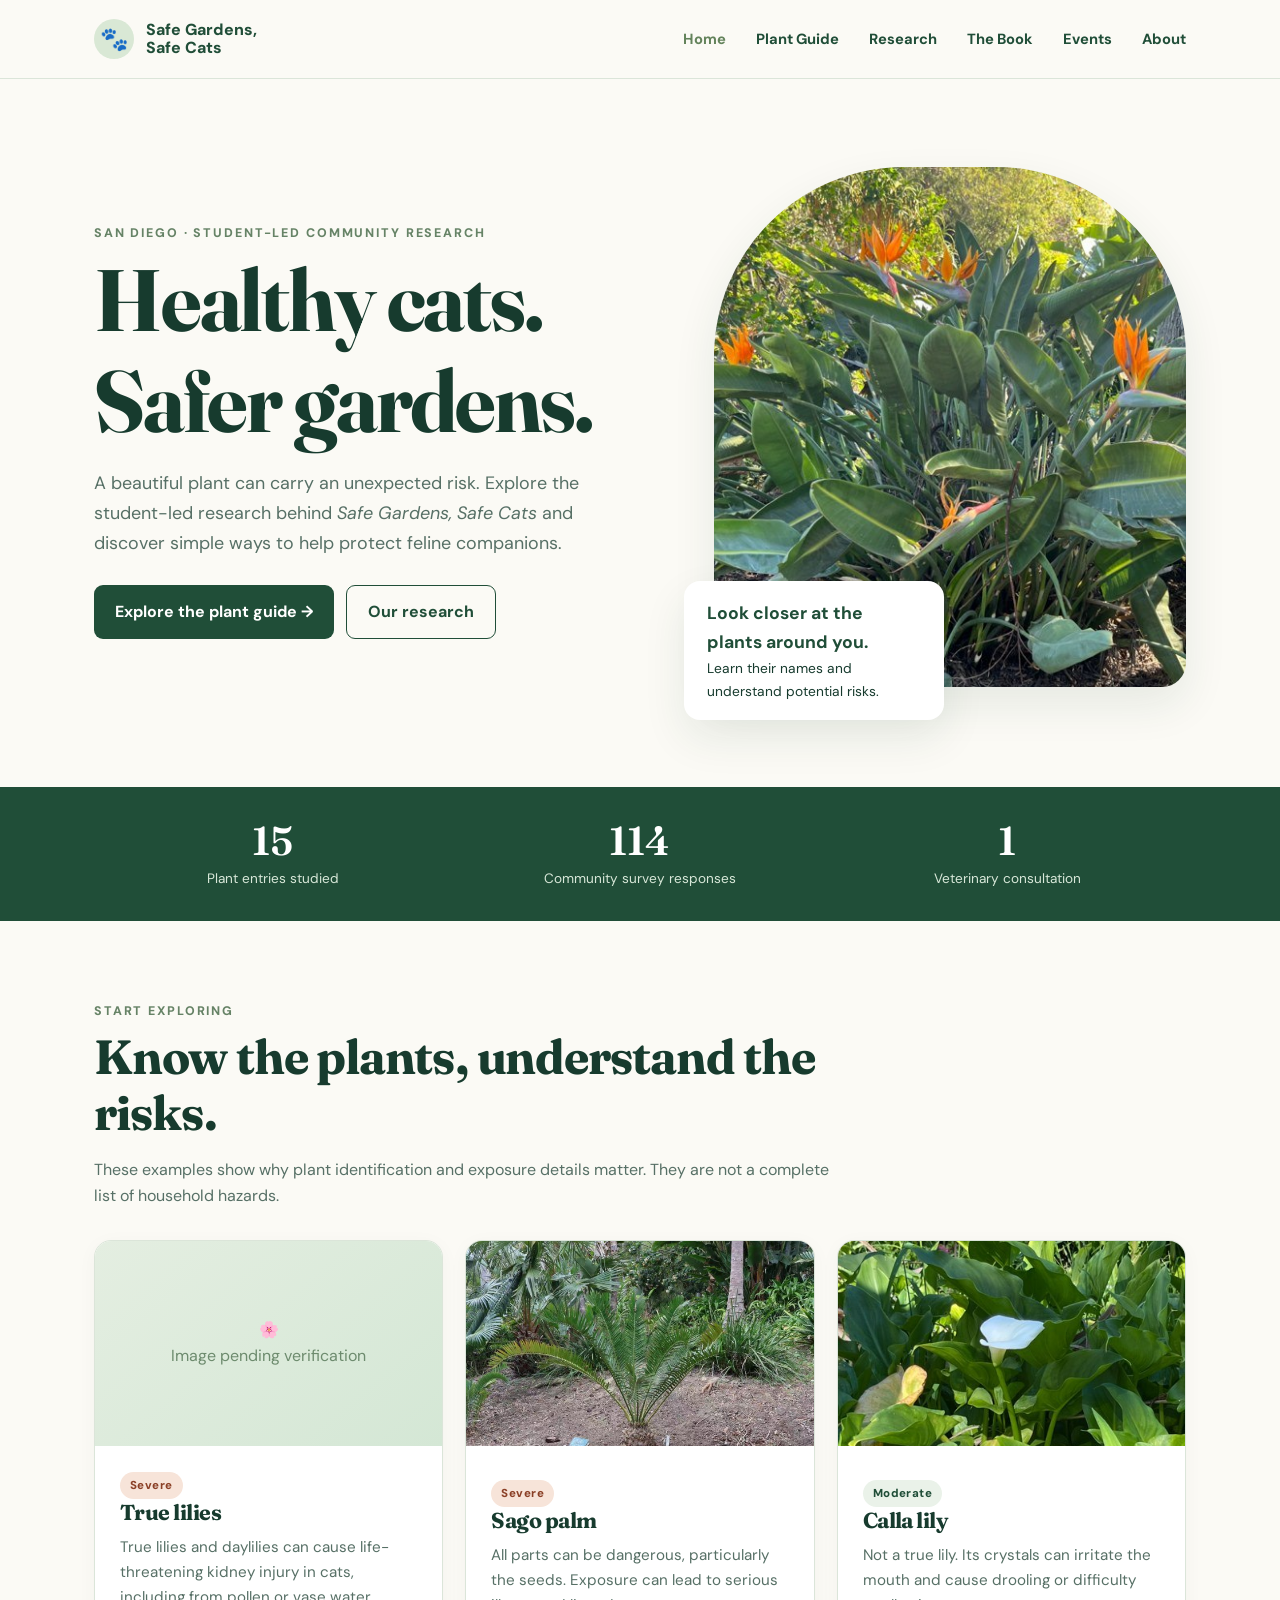
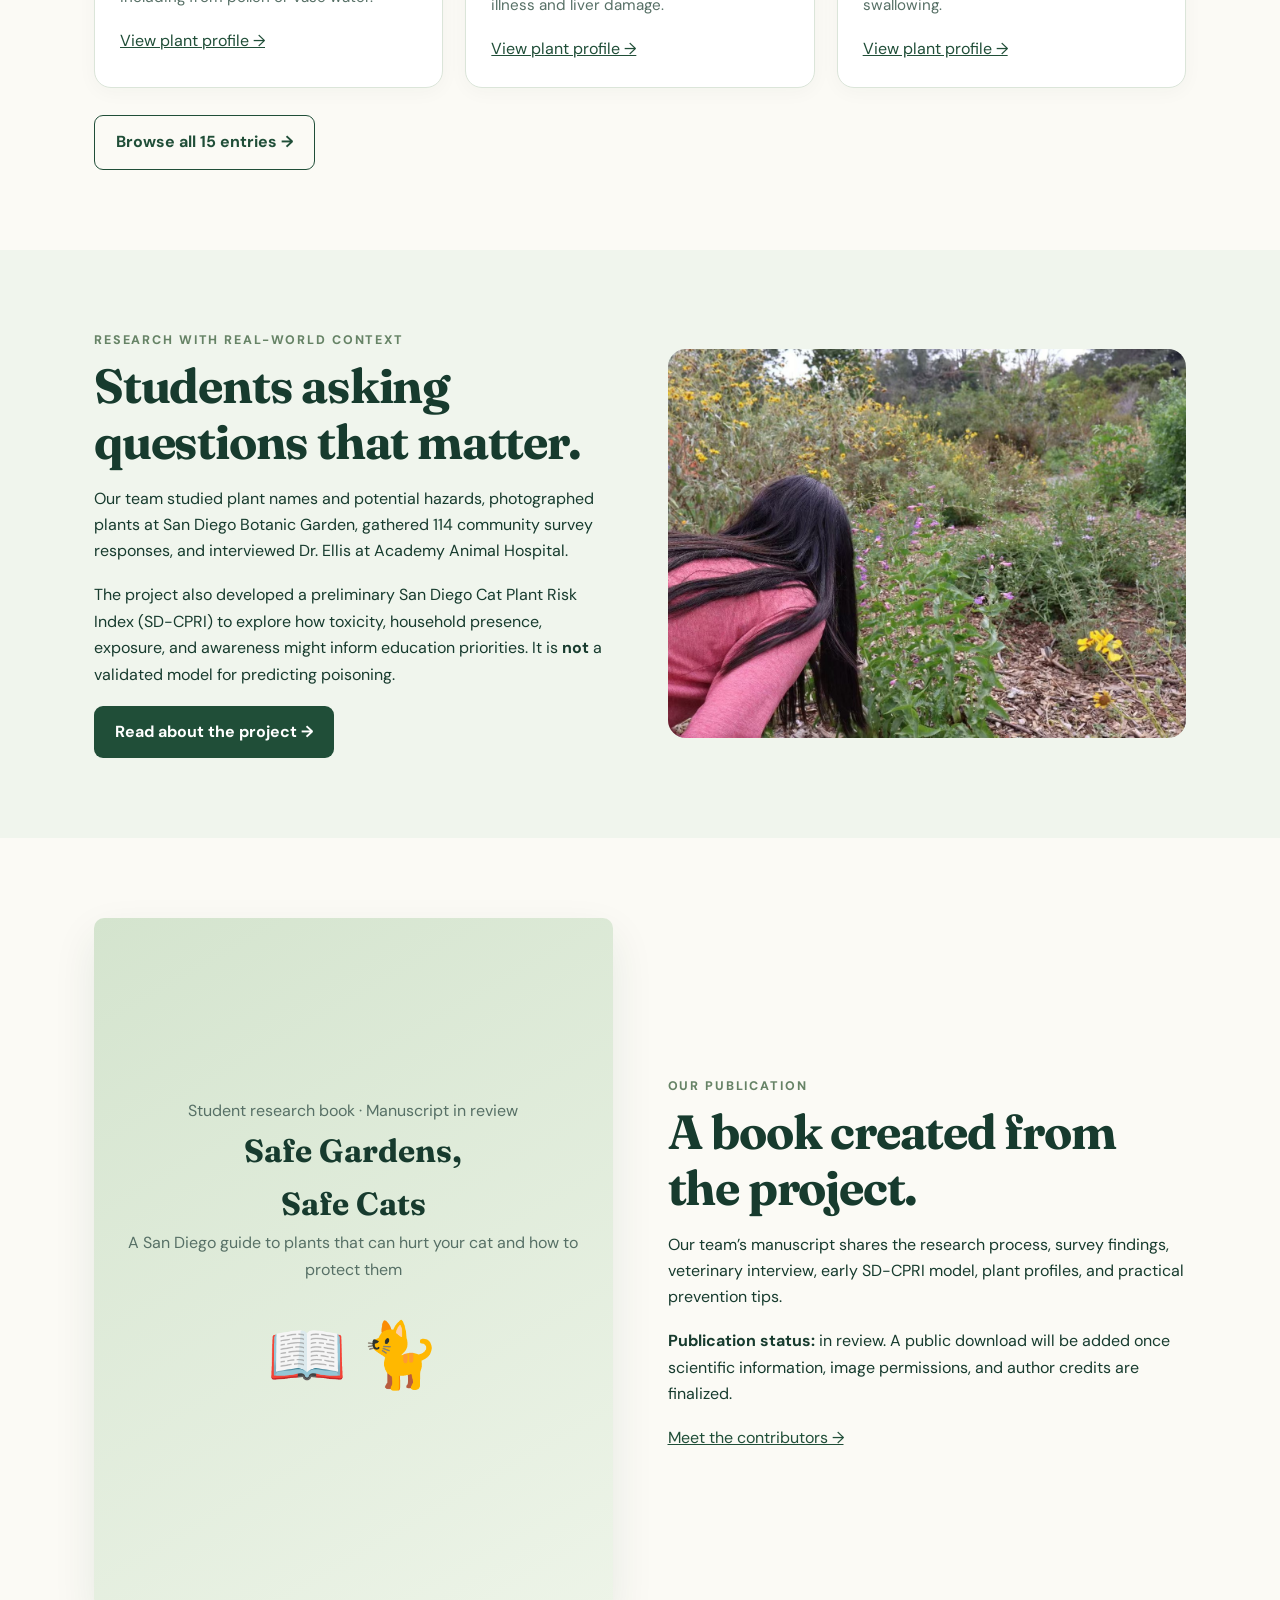
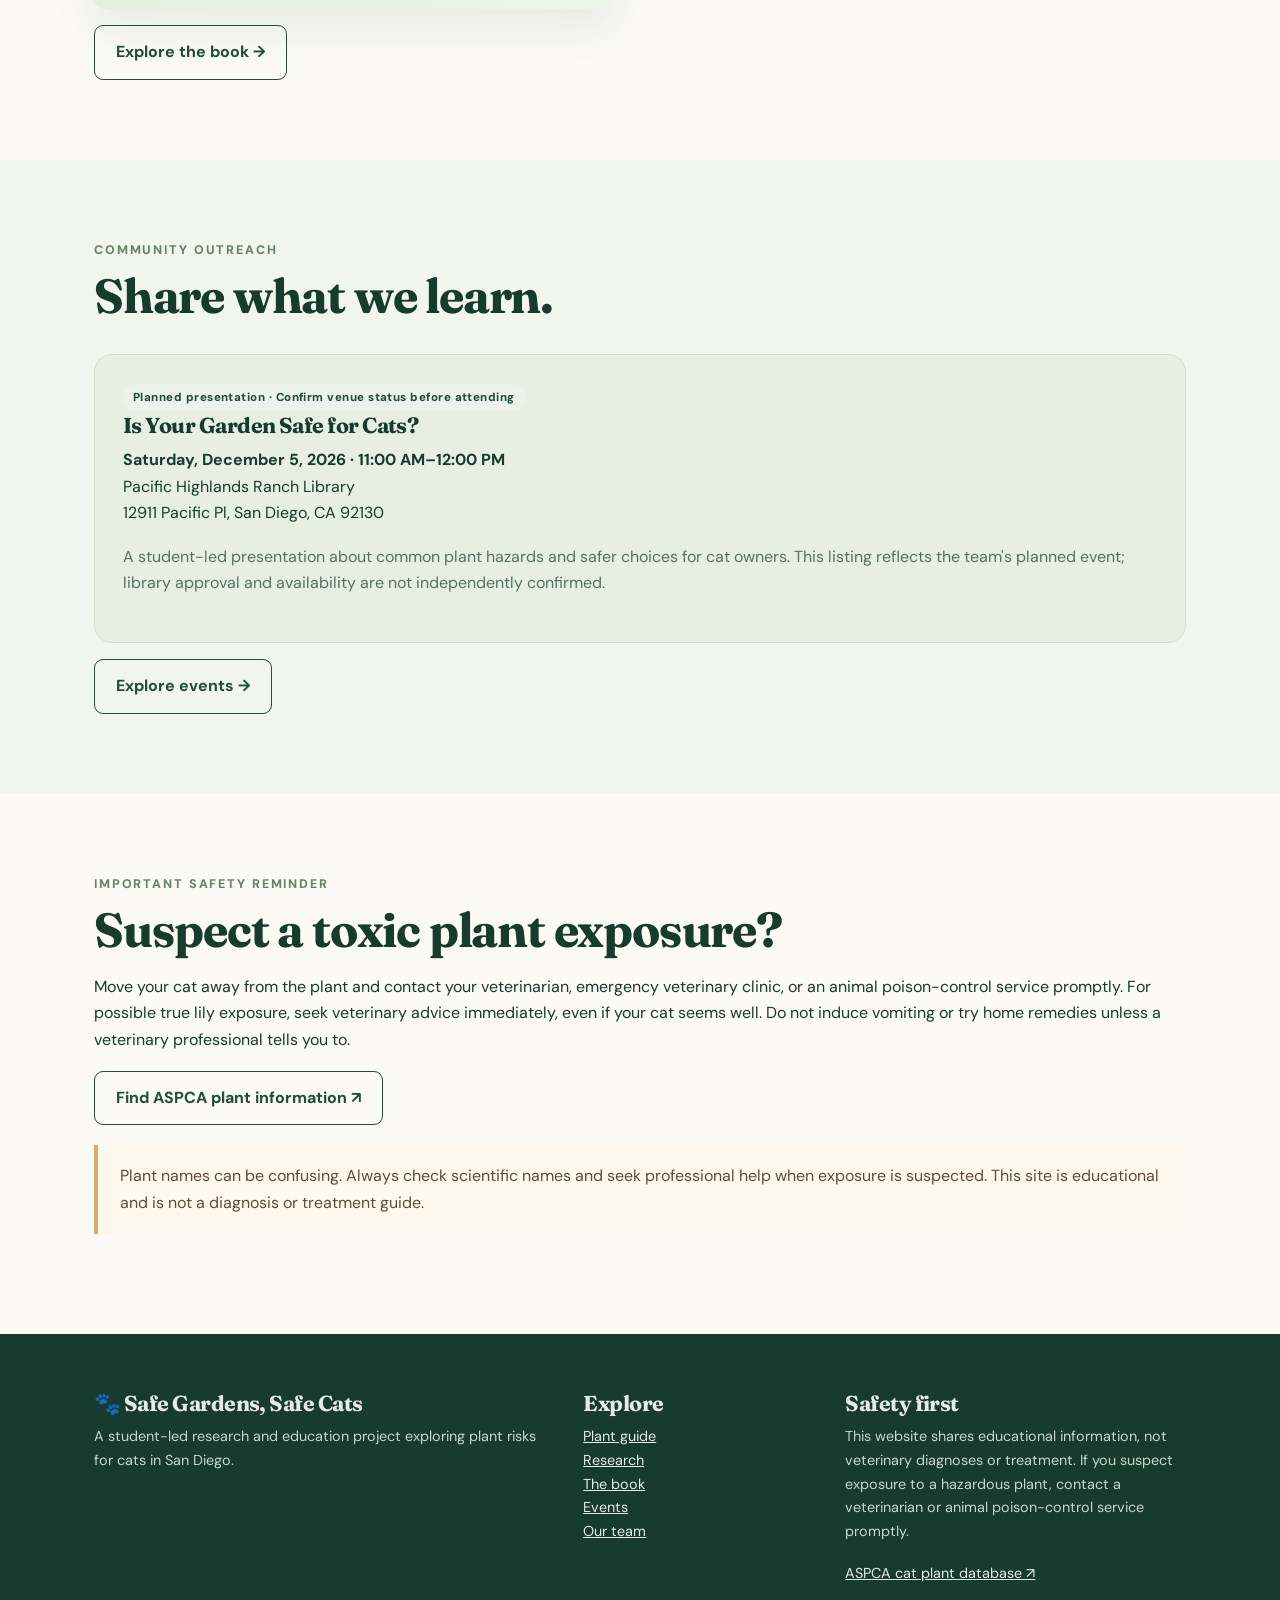
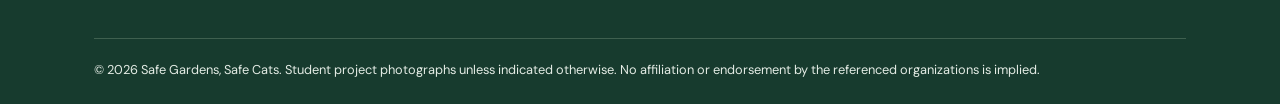
<file: index.html>
<!DOCTYPE html>

<html lang="en"><head><meta charset="utf-8"/><meta content="width=device-width, initial-scale=1" name="viewport"/><meta content="Student-led San Diego research on plants that can harm cats, plant guide, book and community events." name="description"/><meta content="#204e38" name="theme-color"/><title>Home | Safe Gardens, Safe Cats</title><link href="css/style.css" rel="stylesheet"/></head><body><a class="skip-link" href="#main">Skip to content</a><header class="site-header"><div class="container nav"><a class="brand" href="index.html"><span aria-hidden="true" class="brand-mark">🐾</span><span>Safe Gardens,<br/>Safe Cats</span></a><button aria-controls="navlinks" aria-expanded="false" class="menu-toggle" type="button">☰ Menu</button><nav aria-label="Main navigation" class="nav-links" id="navlinks"><a aria-current="page" href="index.html">Home</a><a href="plants.html">Plant Guide</a><a href="research.html">Research</a><a href="book.html">The Book</a><a href="events.html">Events</a><a href="about.html">About</a></nav></div></header><main id="main"><section class="hero"><div class="container hero-grid"><div><div class="eyebrow">San Diego · Student-led community research</div><h1>Healthy cats.<br/>Safer gardens.</h1><p>A beautiful plant can carry an unexpected risk. Explore the student-led research behind <em>Safe Gardens, Safe Cats</em> and discover simple ways to help protect feline companions.</p><div class="button-row"><a class="btn" href="plants.html">Explore the plant guide →</a><a class="btn btn-outline" href="research.html">Our research</a></div></div><div class="hero-photo"><img alt="Bird of Paradise photographed by the student research team at San Diego Botanic Garden" src="images/plants/bird-of-paradise.jpg"/><div class="hero-note"><strong>Look closer at the plants around you.</strong>Learn their names and understand potential risks.</div></div></div></section>
<section aria-label="Research at a glance" class="stats"><div class="container stats-grid"><div><span class="stat-number">15</span><span class="stat-label">Plant entries studied</span></div><div><span class="stat-number">114</span><span class="stat-label">Community survey responses</span></div><div><span class="stat-number">1</span><span class="stat-label">Veterinary consultation</span></div></div></section>
<section class="section"><div class="container"><div class="section-header"><div class="eyebrow">Start exploring</div><h2>Know the plants, understand the risks.</h2><p class="muted">These examples show why plant identification and exposure details matter. They are not a complete list of household hazards.</p></div><div class="grid-3"><article class="card"><div aria-label="Photo withheld pending image rights verification" class="photo-placeholder" role="img">🌸<br/>Image pending verification</div><div class="card-body"><span class="tag tag-severe">Severe</span><h3>True lilies</h3><p>True lilies and daylilies can cause life-threatening kidney injury in cats, including from pollen or vase water.</p><a href="plants.html#lilies">View plant profile →</a></div></article><article class="card"><img alt="Sago palm photographed during the student field study" class="photo" loading="lazy" src="images/plants/sago-palm.jpg"/><div class="card-body"><span class="tag tag-severe">Severe</span><h3>Sago palm</h3><p>All parts can be dangerous, particularly the seeds. Exposure can lead to serious illness and liver damage.</p><a href="plants.html#sago-palm">View plant profile →</a></div></article><article class="card"><img alt="Calla lily photographed during the student field study" class="photo" loading="lazy" src="images/plants/calla-lily.jpg"/><div class="card-body"><span class="tag">Moderate</span><h3>Calla lily</h3><p>Not a true lily. Its crystals can irritate the mouth and cause drooling or difficulty swallowing.</p><a href="plants.html#calla-lily">View plant profile →</a></div></article></div><div class="button-row"><a class="btn btn-outline" href="plants.html">Browse all 15 entries →</a></div></div></section>
<section class="section section-alt"><div class="container two-col"><div><div class="eyebrow">Research with real-world context</div><h2>Students asking questions that matter.</h2><p>Our team studied plant names and potential hazards, photographed plants at San Diego Botanic Garden, gathered 114 community survey responses, and interviewed Dr. Ellis at Academy Animal Hospital.</p><p>The project also developed a preliminary San Diego Cat Plant Risk Index (SD-CPRI) to explore how toxicity, household presence, exposure, and awareness might inform education priorities. It is <strong>not</strong> a validated model for predicting poisoning.</p><a class="btn" href="about.html">Read about the project →</a></div><img alt="Student field research visit at San Diego Botanic Garden" loading="lazy" src="images/project/field-research.jpg"/></div></section>
<section class="section" id="book"><div class="container two-col"><div class="book-cover"><span>Student research book · Manuscript in review</span><strong>Safe Gardens,<br/>Safe Cats</strong><span>A San Diego guide to plants that can hurt your cat and how to protect them</span><div aria-hidden="true" style="font-size:4rem;margin:20px">📖 🐈</div></div><div><div class="eyebrow">Our publication</div><h2>A book created from the project.</h2><p>Our team’s manuscript shares the research process, survey findings, veterinary interview, early SD-CPRI model, plant profiles, and practical prevention tips.</p><p><strong>Publication status:</strong> in review. A public download will be added once scientific information, image permissions, and author credits are finalized.</p><a href="about.html#team">Meet the contributors →</a></div></div><div class="container" style="padding-top:16px"><a class="btn btn-outline" href="book.html">Explore the book →</a></div></section>
<section class="section section-alt" id="events"><div class="container"><div class="section-header"><div class="eyebrow">Community outreach</div><h2>Share what we learn.</h2></div><div class="event-banner"><span class="tag">Planned presentation · Confirm venue status before attending</span><h3>Is Your Garden Safe for Cats?</h3><p><strong>Saturday, December 5, 2026 · 11:00 AM–12:00 PM</strong><br/>Pacific Highlands Ranch Library<br/>12911 Pacific Pl, San Diego, CA 92130</p><p class="muted">A student-led presentation about common plant hazards and safer choices for cat owners. This listing reflects the team's planned event; library approval and availability are not independently confirmed.</p></div></div><div class="container" style="padding-top:16px"><a class="btn btn-outline" href="events.html">Explore events →</a></div></section>
<section class="section"><div class="container"><div class="eyebrow">Important safety reminder</div><h2>Suspect a toxic plant exposure?</h2><p>Move your cat away from the plant and contact your veterinarian, emergency veterinary clinic, or an animal poison-control service promptly. For possible true lily exposure, seek veterinary advice immediately, even if your cat seems well. Do not induce vomiting or try home remedies unless a veterinary professional tells you to.</p><a class="btn btn-outline" href="https://www.aspca.org/pet-care/animal-poison-control/cats-plant-list" rel="noopener noreferrer" target="_blank">Find ASPCA plant information ↗</a><div class="notice">Plant names can be confusing. Always check scientific names and seek professional help when exposure is suspected. This site is educational and is not a diagnosis or treatment guide.</div></div></section></main><footer class="footer"><div class="container"><div class="footer-grid"><div><h3>🐾 Safe Gardens, Safe Cats</h3><p>A student-led research and education project exploring plant risks for cats in San Diego.</p></div><div><h3>Explore</h3><p><a href="plants.html">Plant guide</a><br/><a href="research.html">Research</a><br/><a href="book.html">The book</a><br/><a href="events.html">Events</a><br/><a href="about.html">Our team</a><br/></p></div><div><h3>Safety first</h3><p>This website shares educational information, not veterinary diagnoses or treatment. If you suspect exposure to a hazardous plant, contact a veterinarian or animal poison-control service promptly.</p><p><a href="https://www.aspca.org/pet-care/animal-poison-control/cats-plant-list" rel="noopener noreferrer" target="_blank">ASPCA cat plant database ↗</a></p></div></div><div class="footer-bottom">© <span id="year"></span> Safe Gardens, Safe Cats. Student project photographs unless indicated otherwise. No affiliation or endorsement by the referenced organizations is implied.</div></div></footer><script src="js/site.js"></script></body></html>
</file>
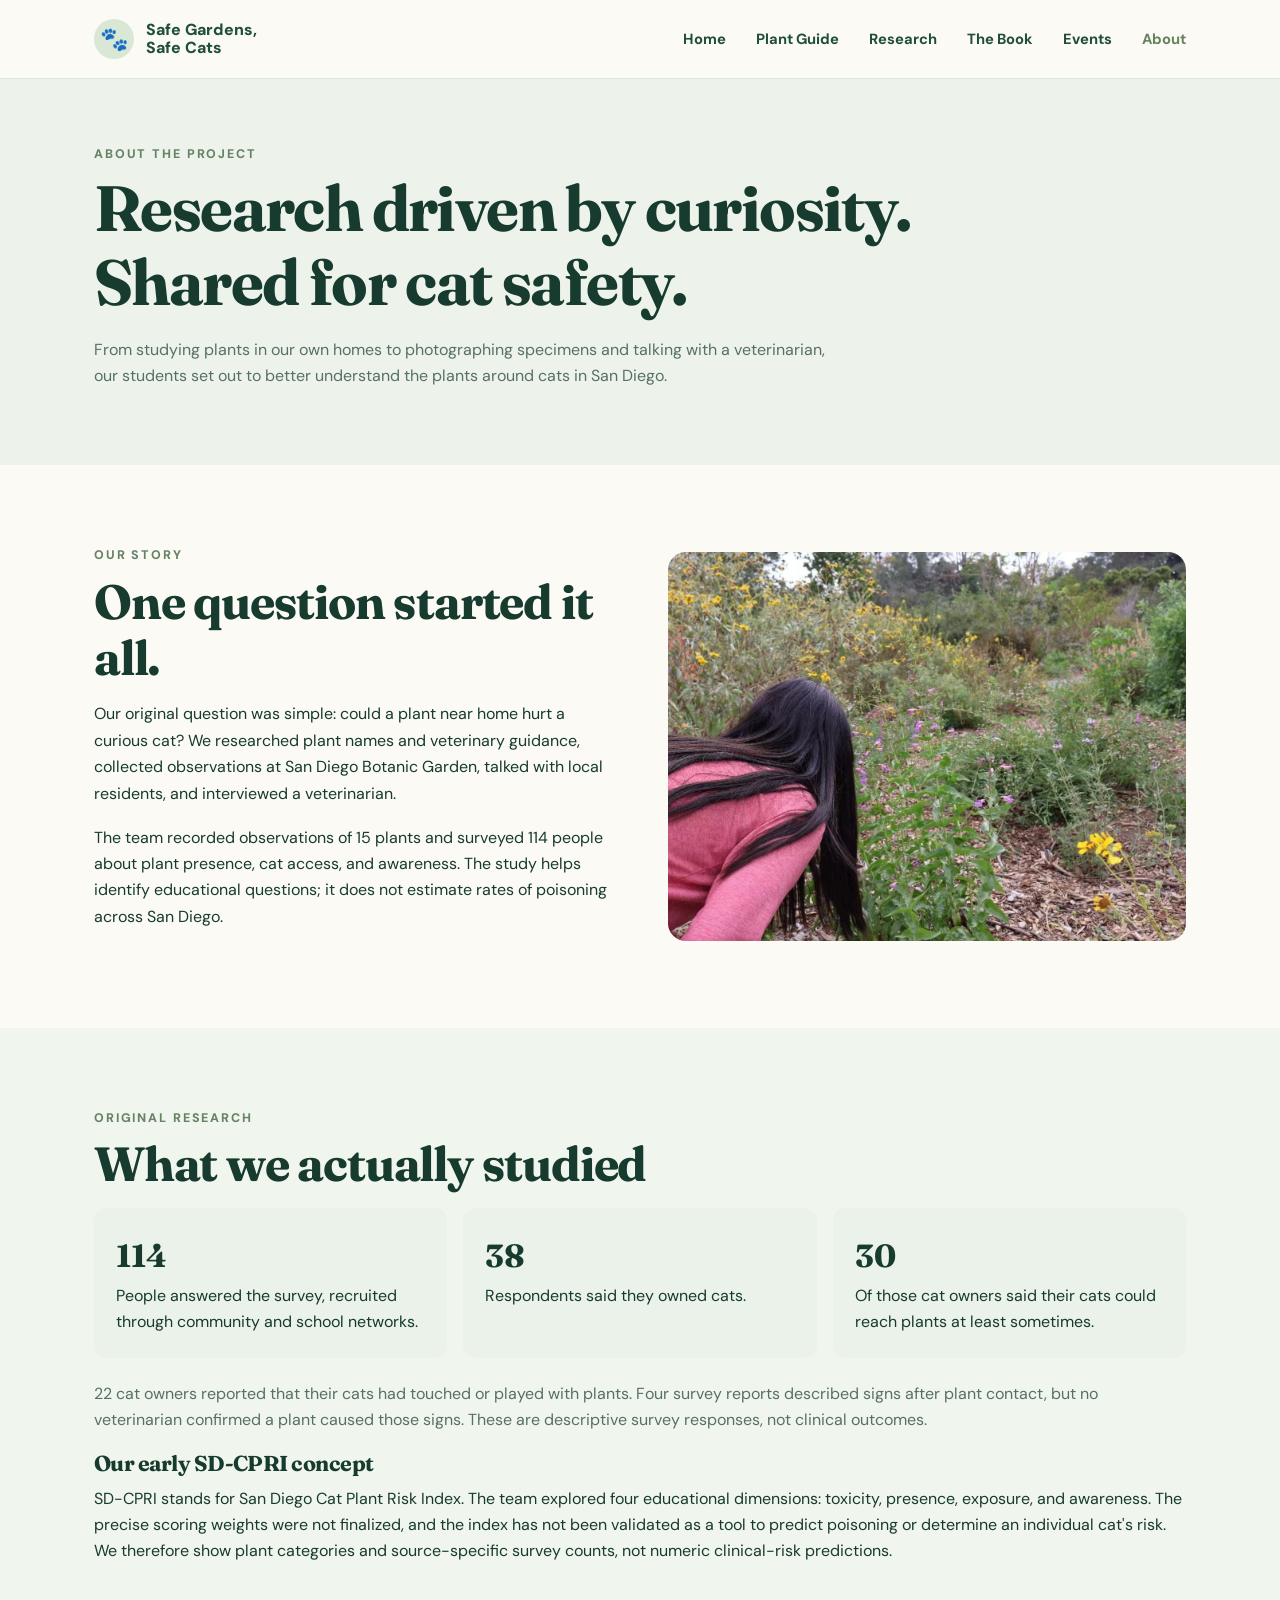
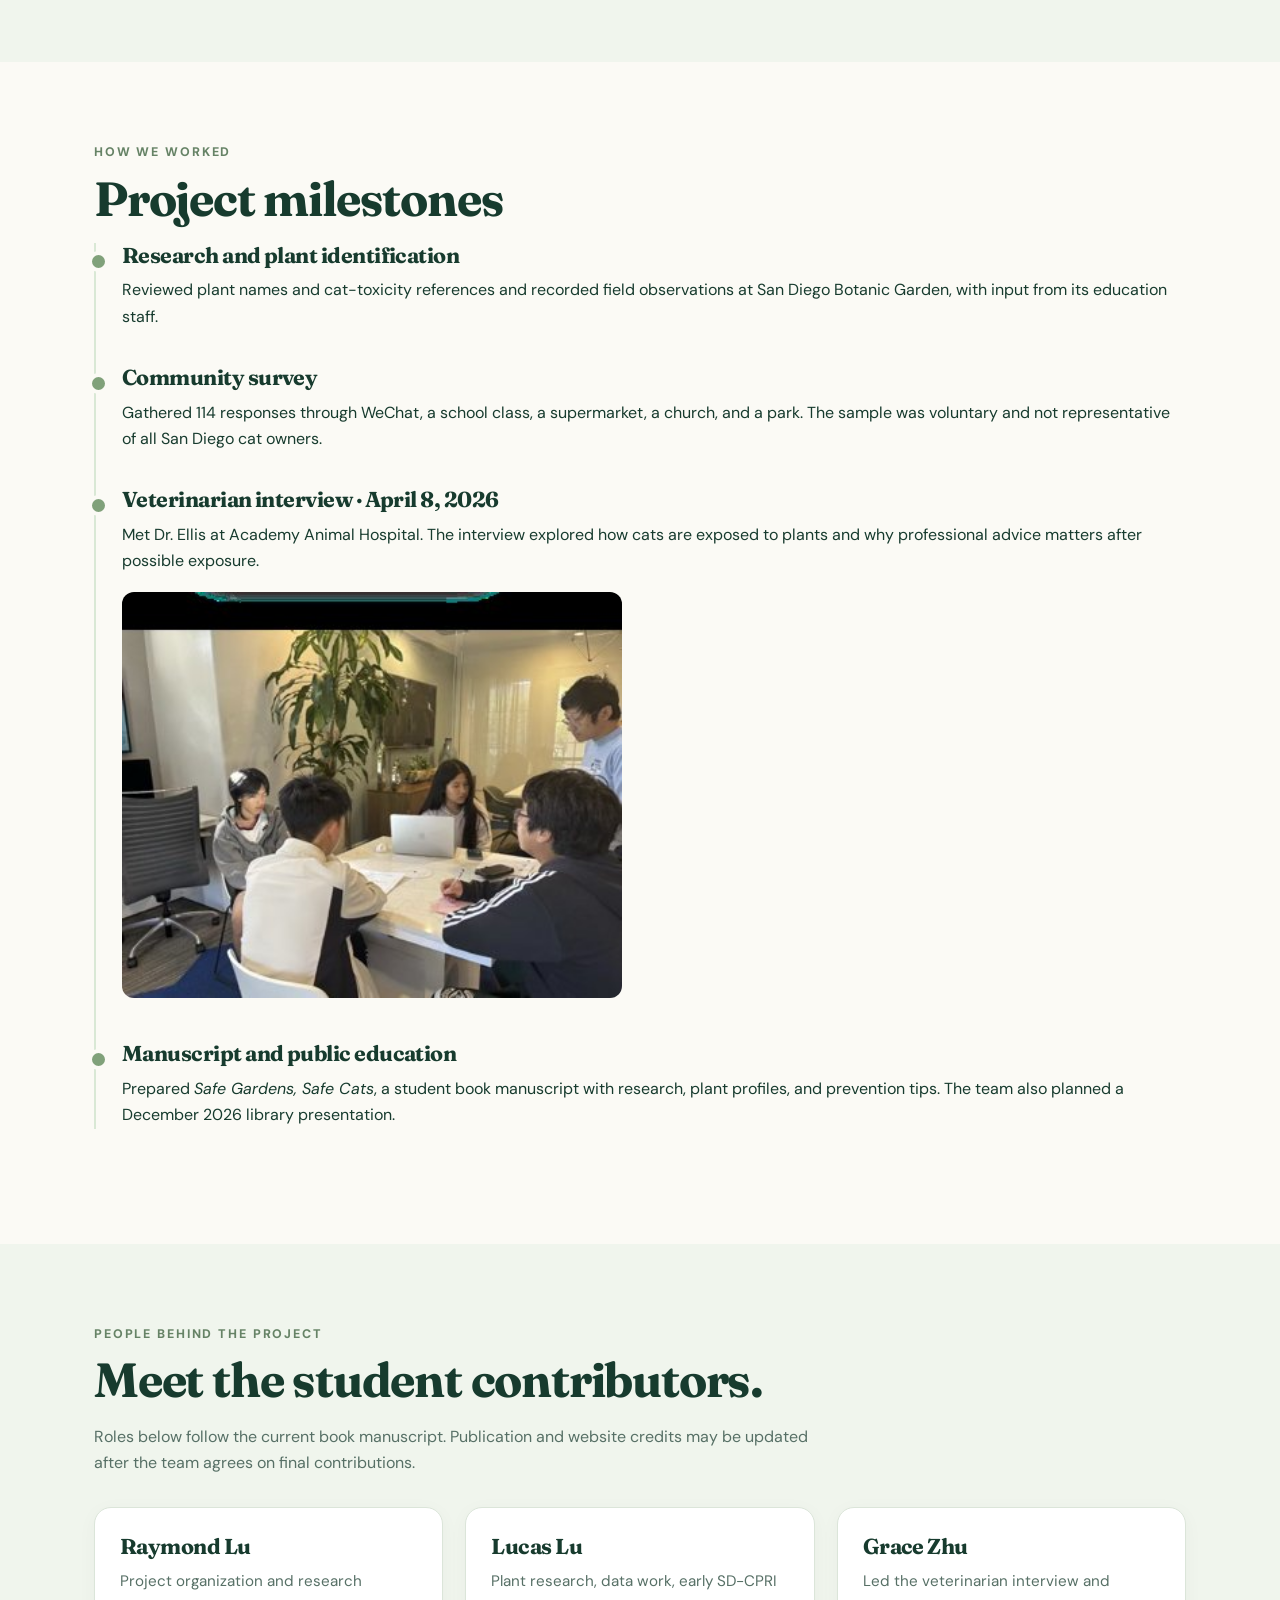
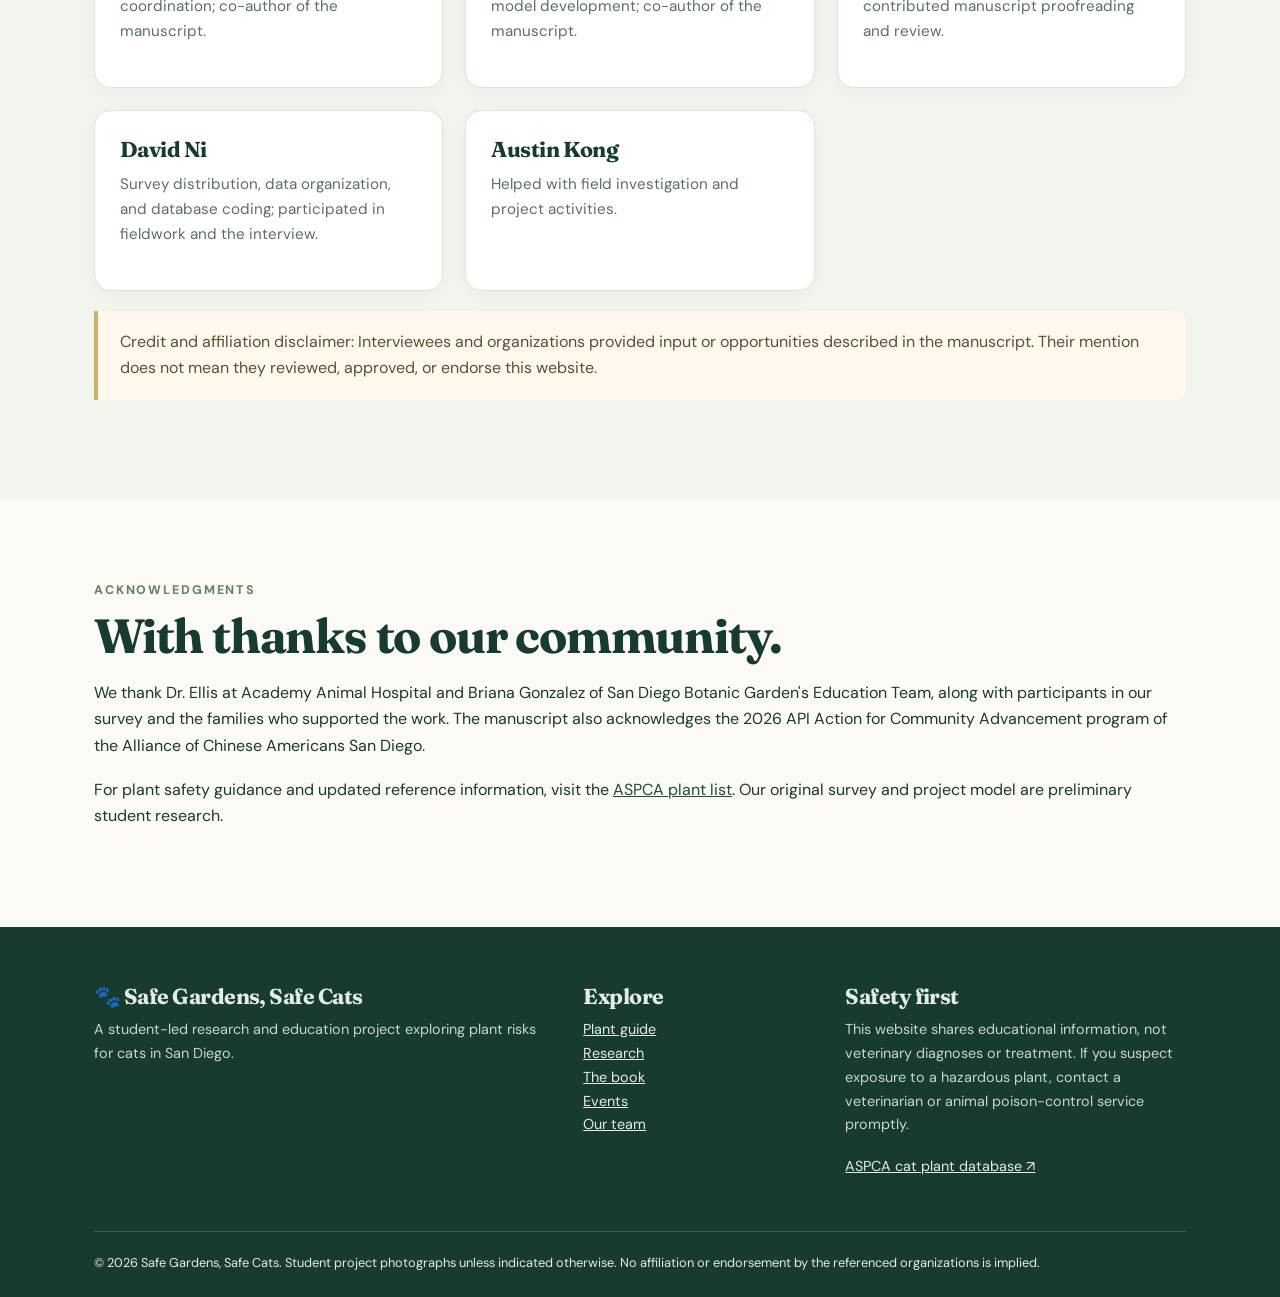
<file: about.html>
<!DOCTYPE html>

<html lang="en"><head><meta charset="utf-8"/><meta content="width=device-width, initial-scale=1" name="viewport"/><meta content="Learn about the student researchers, fieldwork, survey of 114 people, veterinarian interview and early SD-CPRI model." name="description"/><meta content="#204e38" name="theme-color"/><title>About Our Project | Safe Gardens, Safe Cats</title><link href="css/style.css" rel="stylesheet"/></head><body><a class="skip-link" href="#main">Skip to content</a><header class="site-header"><div class="container nav"><a class="brand" href="index.html"><span aria-hidden="true" class="brand-mark">🐾</span><span>Safe Gardens,<br/>Safe Cats</span></a><button aria-controls="navlinks" aria-expanded="false" class="menu-toggle" type="button">☰ Menu</button><nav aria-label="Main navigation" class="nav-links" id="navlinks"><a href="index.html">Home</a><a href="plants.html">Plant Guide</a><a href="research.html">Research</a><a href="book.html">The Book</a><a href="events.html">Events</a><a aria-current="page" href="about.html">About</a></nav></div></header><main id="main"><section class="page-intro"><div class="container"><div class="eyebrow">About the project</div><h1>Research driven by curiosity.<br/>Shared for cat safety.</h1><p>From studying plants in our own homes to photographing specimens and talking with a veterinarian, our students set out to better understand the plants around cats in San Diego.</p></div></section>
<section class="section"><div class="container two-col"><div><div class="eyebrow">Our story</div><h2>One question started it all.</h2><p>Our original question was simple: could a plant near home hurt a curious cat? We researched plant names and veterinary guidance, collected observations at San Diego Botanic Garden, talked with local residents, and interviewed a veterinarian.</p><p>The team recorded observations of 15 plants and surveyed 114 people about plant presence, cat access, and awareness. The study helps identify educational questions; it does not estimate rates of poisoning across San Diego.</p></div><img alt="A student researching plants at the San Diego Botanic Garden" loading="lazy" src="images/project/field-research.jpg"/></div></section>
<section class="section section-alt"><div class="container"><div class="eyebrow">Original research</div><h2>What we actually studied</h2><div class="survey-box"><div class="survey-cell"><strong>114</strong>People answered the survey, recruited through community and school networks.</div><div class="survey-cell"><strong>38</strong>Respondents said they owned cats.</div><div class="survey-cell"><strong>30</strong>Of those cat owners said their cats could reach plants at least sometimes.</div></div><p class="muted" style="margin-top:23px">22 cat owners reported that their cats had touched or played with plants. Four survey reports described signs after plant contact, but no veterinarian confirmed a plant caused those signs. These are descriptive survey responses, not clinical outcomes.</p><h3>Our early SD-CPRI concept</h3><p>SD-CPRI stands for San Diego Cat Plant Risk Index. The team explored four educational dimensions: toxicity, presence, exposure, and awareness. The precise scoring weights were not finalized, and the index has not been validated as a tool to predict poisoning or determine an individual cat's risk. We therefore show plant categories and source-specific survey counts, not numeric clinical-risk predictions.</p></div></section>
<section class="section"><div class="container"><div class="eyebrow">How we worked</div><h2>Project milestones</h2><div class="timeline"><div class="timeline-item"><h3>Research and plant identification</h3><p>Reviewed plant names and cat-toxicity references and recorded field observations at San Diego Botanic Garden, with input from its education staff.</p></div><div class="timeline-item"><h3>Community survey</h3><p>Gathered 114 responses through WeChat, a school class, a supermarket, a church, and a park. The sample was voluntary and not representative of all San Diego cat owners.</p></div><div class="timeline-item"><h3>Veterinarian interview · April 8, 2026</h3><p>Met Dr. Ellis at Academy Animal Hospital. The interview explored how cats are exposed to plants and why professional advice matters after possible exposure.</p><img alt="Student team meeting during the veterinary consultation" loading="lazy" src="images/project/veterinarian-interview.jpg" style="max-width:500px;width:100%;border-radius:12px"/></div><div class="timeline-item"><h3>Manuscript and public education</h3><p>Prepared <em>Safe Gardens, Safe Cats</em>, a student book manuscript with research, plant profiles, and prevention tips. The team also planned a December 2026 library presentation.</p></div></div></div></section>
<section class="section section-alt" id="team"><div class="container"><div class="section-header"><div class="eyebrow">People behind the project</div><h2>Meet the student contributors.</h2><p class="muted">Roles below follow the current book manuscript. Publication and website credits may be updated after the team agrees on final contributions.</p></div><div class="grid-3"><div class="card card-body"><h3>Raymond Lu</h3><p>Project organization and research coordination; co-author of the manuscript.</p></div><div class="card card-body"><h3>Lucas Lu</h3><p>Plant research, data work, early SD-CPRI model development; co-author of the manuscript.</p></div><div class="card card-body"><h3>Grace Zhu</h3><p>Led the veterinarian interview and contributed manuscript proofreading and review.</p></div><div class="card card-body"><h3>David Ni</h3><p>Survey distribution, data organization, and database coding; participated in fieldwork and the interview.</p></div><div class="card card-body"><h3>Austin Kong</h3><p>Helped with field investigation and project activities.</p></div></div><div class="notice">Credit and affiliation disclaimer: Interviewees and organizations provided input or opportunities described in the manuscript. Their mention does not mean they reviewed, approved, or endorse this website.</div></div></section>
<section class="section"><div class="container"><div class="eyebrow">Acknowledgments</div><h2>With thanks to our community.</h2><p>We thank Dr. Ellis at Academy Animal Hospital and Briana Gonzalez of San Diego Botanic Garden's Education Team, along with participants in our survey and the families who supported the work. The manuscript also acknowledges the 2026 API Action for Community Advancement program of the Alliance of Chinese Americans San Diego.</p><p>For plant safety guidance and updated reference information, visit the <a href="https://www.aspca.org/pet-care/animal-poison-control/cats-plant-list" rel="noopener noreferrer" target="_blank">ASPCA plant list</a>. Our original survey and project model are preliminary student research.</p></div></section></main><footer class="footer"><div class="container"><div class="footer-grid"><div><h3>🐾 Safe Gardens, Safe Cats</h3><p>A student-led research and education project exploring plant risks for cats in San Diego.</p></div><div><h3>Explore</h3><p><a href="plants.html">Plant guide</a><br/><a href="research.html">Research</a><br/><a href="book.html">The book</a><br/><a href="events.html">Events</a><br/><a href="about.html">Our team</a><br/></p></div><div><h3>Safety first</h3><p>This website shares educational information, not veterinary diagnoses or treatment. If you suspect exposure to a hazardous plant, contact a veterinarian or animal poison-control service promptly.</p><p><a href="https://www.aspca.org/pet-care/animal-poison-control/cats-plant-list" rel="noopener noreferrer" target="_blank">ASPCA cat plant database ↗</a></p></div></div><div class="footer-bottom">© <span id="year"></span> Safe Gardens, Safe Cats. Student project photographs unless indicated otherwise. No affiliation or endorsement by the referenced organizations is implied.</div></div></footer><script src="js/site.js"></script></body></html>
</file>
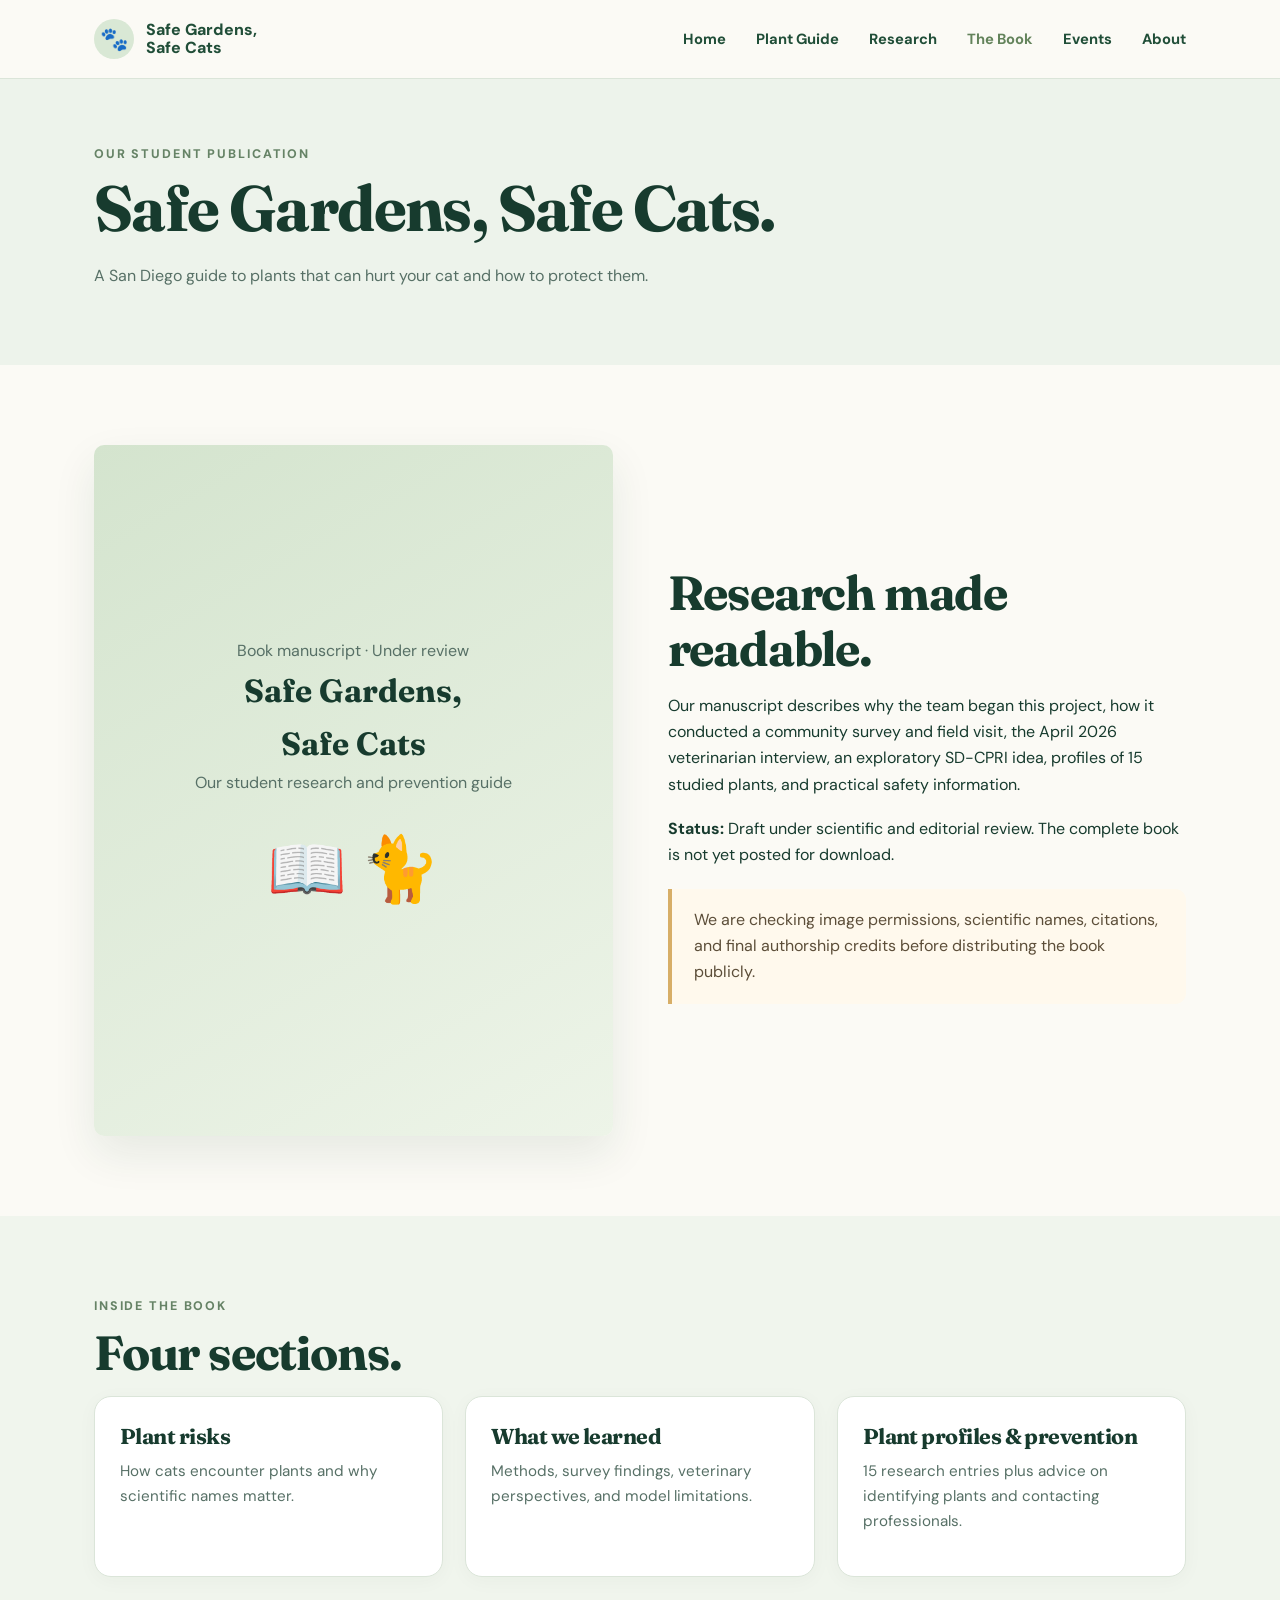
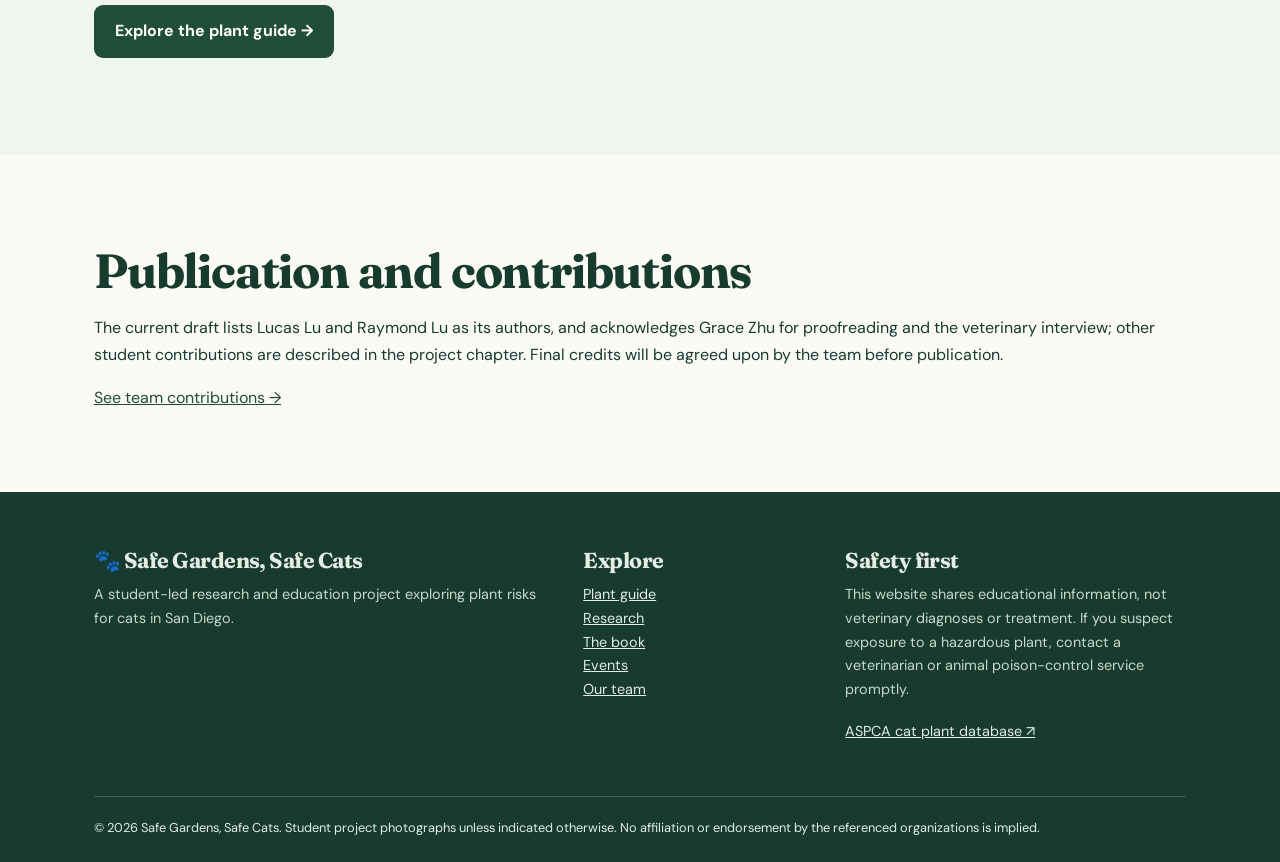
<file: book.html>
<!DOCTYPE html>
<html lang="en">
 <head>
  <meta charset="utf-8"/>
  <meta content="width=device-width, initial-scale=1" name="viewport"/>
  <meta content="Learn about the student-written Safe Gardens, Safe Cats manuscript and its publication status." name="description"/>
  <meta content="#204e38" name="theme-color"/>
  <title>
   The Book | Safe Gardens, Safe Cats
  </title>
  <link href="css/style.css" rel="stylesheet"/>
 </head>
 <body>
  <a class="skip-link" href="#main">
   Skip to content
  </a>
  <header class="site-header">
   <div class="container nav">
    <a class="brand" href="index.html">
     <span aria-hidden="true" class="brand-mark">
      🐾
     </span>
     <span>
      Safe Gardens,
      <br/>
      Safe Cats
     </span>
    </a>
    <button aria-controls="navlinks" aria-expanded="false" class="menu-toggle" type="button">
     ☰ Menu
    </button>
    <nav aria-label="Main navigation" class="nav-links" id="navlinks">
     <a href="index.html">
      Home
     </a>
     <a href="plants.html">
      Plant Guide
     </a>
     <a href="research.html">
      Research
     </a>
     <a aria-current="page" href="book.html">
      The Book
     </a>
     <a href="events.html">
      Events
     </a>
     <a href="about.html">
      About
     </a>
    </nav>
   </div>
  </header>
  <main id="main">
   <section class="page-intro">
    <div class="container">
     <div class="eyebrow">
      Our student publication
     </div>
     <h1>
      Safe Gardens, Safe Cats.
     </h1>
     <p>
      A San Diego guide to plants that can hurt your cat and how to protect them.
     </p>
    </div>
   </section>
   <section class="section">
    <div class="container two-col">
     <div class="book-cover">
      <span>
       Book manuscript · Under review
      </span>
      <strong>
       Safe Gardens,
       <br/>
       Safe Cats
      </strong>
      <span>
       Our student research and prevention guide
      </span>
      <div aria-hidden="true" style="font-size:4rem;margin:20px">
       📖 🐈
      </div>
     </div>
     <div>
      <h2>
       Research made readable.
      </h2>
      <p>
       Our manuscript describes why the team began this project, how it conducted a community survey and field visit, the April 2026 veterinarian interview, an exploratory SD-CPRI idea, profiles of 15 studied plants, and practical safety information.
      </p>
      <p>
       <strong>
        Status:
       </strong>
       Draft under scientific and editorial review. The complete book is not yet posted for download.
      </p>
      <div class="notice">
       We are checking image permissions, scientific names, citations, and final authorship credits before distributing the book publicly.
      </div>
     </div>
    </div>
   </section>
   <section class="section section-alt">
    <div class="container">
     <div class="eyebrow">
      Inside the book
     </div>
     <h2>
      Four sections.
     </h2>
     <div class="grid-3">
      <article class="card card-body">
       <h3>
        Plant risks
       </h3>
       <p>
        How cats encounter plants and why scientific names matter.
       </p>
      </article>
      <article class="card card-body">
       <h3>
        What we learned
       </h3>
       <p>
        Methods, survey findings, veterinary perspectives, and model limitations.
       </p>
      </article>
      <article class="card card-body">
       <h3>
        Plant profiles &amp; prevention
       </h3>
       <p>
        15 research entries plus advice on identifying plants and contacting professionals.
       </p>
      </article>
     </div>
     <p style="margin-top:28px">
      <a class="btn" href="plants.html">
       Explore the plant guide →
      </a>
     </p>
    </div>
   </section>
   <section class="section">
    <div class="container">
     <h2>
      Publication and contributions
     </h2>
     <p>
      The current draft lists Lucas Lu and Raymond Lu as its authors, and acknowledges Grace Zhu for proofreading and the veterinary interview; other student contributions are described in the project chapter. Final credits will be agreed upon by the team before publication.
     </p>
     <a href="about.html#team">
      See team contributions →
     </a>
    </div>
   </section>
  </main>
  <footer class="footer">
   <div class="container">
    <div class="footer-grid">
     <div>
      <h3>
       🐾 Safe Gardens, Safe Cats
      </h3>
      <p>
       A student-led research and education project exploring plant risks for cats in San Diego.
      </p>
     </div>
     <div>
      <h3>
       Explore
      </h3>
      <p>
       <a href="plants.html">
        Plant guide
       </a>
       <br>
        <a href="research.html">
         Research
        </a>
        <br/>
        <a href="book.html">
         The book
        </a>
        <br/>
        <a href="events.html">
         Events
        </a>
        <br/>
        <a href="about.html">
         Our team
        </a>
        <br/>
       </br>
      </p>
     </div>
     <div>
      <h3>
       Safety first
      </h3>
      <p>
       This website shares educational information, not veterinary diagnoses or treatment. If you suspect exposure to a hazardous plant, contact a veterinarian or animal poison-control service promptly.
      </p>
      <p>
       <a href="https://www.aspca.org/pet-care/animal-poison-control/cats-plant-list" rel="noopener noreferrer" target="_blank">
        ASPCA cat plant database ↗
       </a>
      </p>
     </div>
    </div>
    <div class="footer-bottom">
     ©
     <span id="year">
     </span>
     Safe Gardens, Safe Cats. Student project photographs unless indicated otherwise. No affiliation or endorsement by the referenced organizations is implied.
    </div>
   </div>
  </footer>
  <script src="js/site.js">
  </script>
 </body>
</html>
</file>
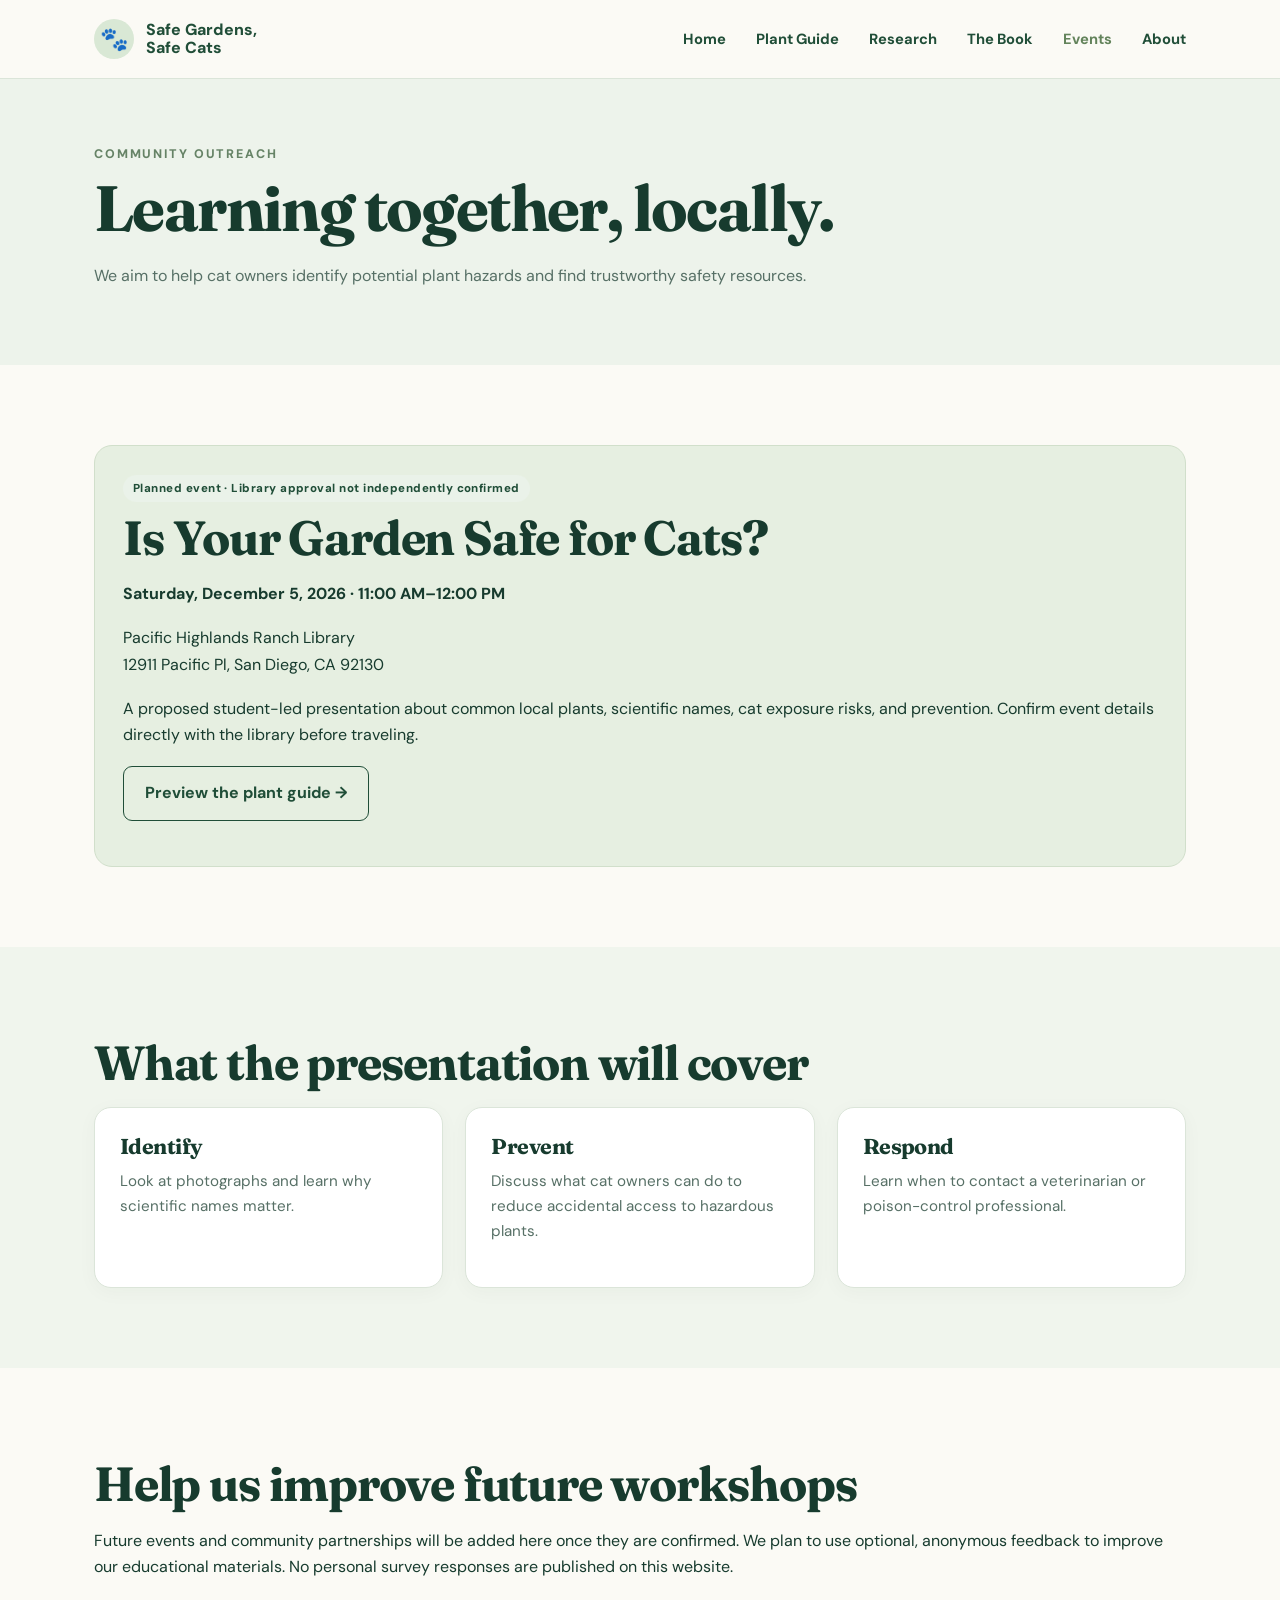
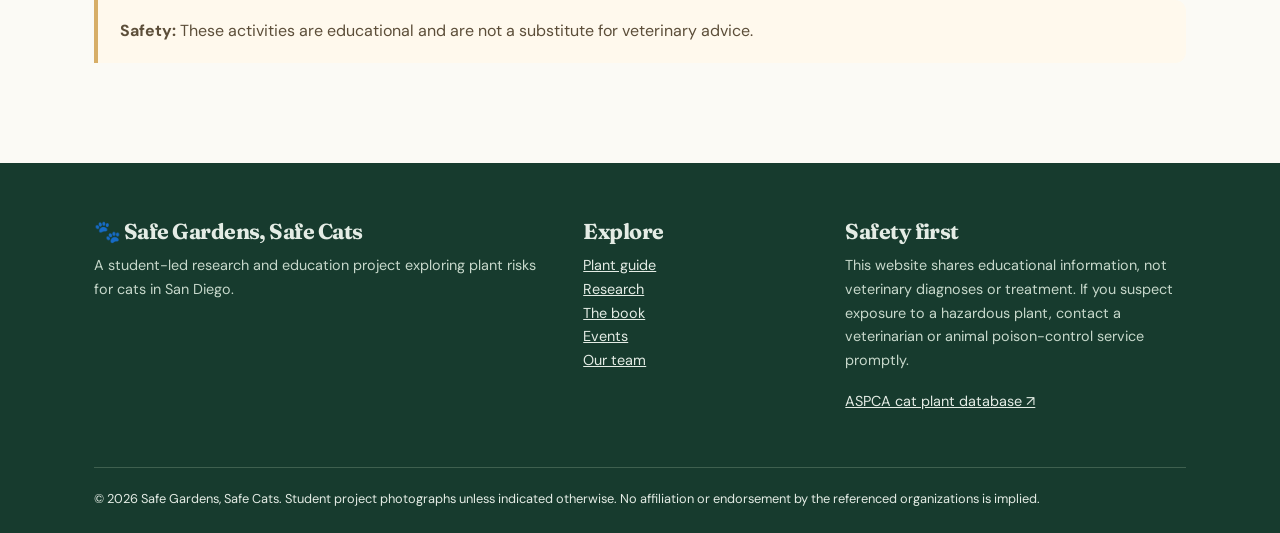
<file: events.html>
<!DOCTYPE html>
<html lang="en">
 <head>
  <meta charset="utf-8"/>
  <meta content="width=device-width, initial-scale=1" name="viewport"/>
  <meta content="Planned December 5, 2026 cat-safe gardening presentation and future student community outreach." name="description"/>
  <meta content="#204e38" name="theme-color"/>
  <title>
   Events | Safe Gardens, Safe Cats
  </title>
  <link href="css/style.css" rel="stylesheet"/>
 </head>
 <body>
  <a class="skip-link" href="#main">
   Skip to content
  </a>
  <header class="site-header">
   <div class="container nav">
    <a class="brand" href="index.html">
     <span aria-hidden="true" class="brand-mark">
      🐾
     </span>
     <span>
      Safe Gardens,
      <br/>
      Safe Cats
     </span>
    </a>
    <button aria-controls="navlinks" aria-expanded="false" class="menu-toggle" type="button">
     ☰ Menu
    </button>
    <nav aria-label="Main navigation" class="nav-links" id="navlinks">
     <a href="index.html">
      Home
     </a>
     <a href="plants.html">
      Plant Guide
     </a>
     <a href="research.html">
      Research
     </a>
     <a href="book.html">
      The Book
     </a>
     <a aria-current="page" href="events.html">
      Events
     </a>
     <a href="about.html">
      About
     </a>
    </nav>
   </div>
  </header>
  <main id="main">
   <section class="page-intro">
    <div class="container">
     <div class="eyebrow">
      Community outreach
     </div>
     <h1>
      Learning together, locally.
     </h1>
     <p>
      We aim to help cat owners identify potential plant hazards and find trustworthy safety resources.
     </p>
    </div>
   </section>
   <section class="section">
    <div class="container">
     <div class="event-banner">
      <span class="tag">
       Planned event · Library approval not independently confirmed
      </span>
      <h2>
       Is Your Garden Safe for Cats?
      </h2>
      <p>
       <strong>
        Saturday, December 5, 2026 · 11:00 AM–12:00 PM
       </strong>
      </p>
      <p>
       Pacific Highlands Ranch Library
       <br/>
       12911 Pacific Pl, San Diego, CA 92130
      </p>
      <p>
       A proposed student-led presentation about common local plants, scientific names, cat exposure risks, and prevention. Confirm event details directly with the library before traveling.
      </p>
      <p>
       <a class="btn btn-outline" href="plants.html">
        Preview the plant guide →
       </a>
      </p>
     </div>
    </div>
   </section>
   <section class="section section-alt">
    <div class="container">
     <h2>
      What the presentation will cover
     </h2>
     <div class="grid-3">
      <article class="card card-body">
       <h3>
        Identify
       </h3>
       <p>
        Look at photographs and learn why scientific names matter.
       </p>
      </article>
      <article class="card card-body">
       <h3>
        Prevent
       </h3>
       <p>
        Discuss what cat owners can do to reduce accidental access to hazardous plants.
       </p>
      </article>
      <article class="card card-body">
       <h3>
        Respond
       </h3>
       <p>
        Learn when to contact a veterinarian or poison-control professional.
       </p>
      </article>
     </div>
    </div>
   </section>
   <section class="section">
    <div class="container">
     <h2>
      Help us improve future workshops
     </h2>
     <p>
      Future events and community partnerships will be added here once they are confirmed. We plan to use optional, anonymous feedback to improve our educational materials. No personal survey responses are published on this website.
     </p>
     <p class="notice">
      <strong>
       Safety:
      </strong>
      These activities are educational and are not a substitute for veterinary advice.
     </p>
    </div>
   </section>
  </main>
  <footer class="footer">
   <div class="container">
    <div class="footer-grid">
     <div>
      <h3>
       🐾 Safe Gardens, Safe Cats
      </h3>
      <p>
       A student-led research and education project exploring plant risks for cats in San Diego.
      </p>
     </div>
     <div>
      <h3>
       Explore
      </h3>
      <p>
       <a href="plants.html">
        Plant guide
       </a>
       <br>
        <a href="research.html">
         Research
        </a>
        <br/>
        <a href="book.html">
         The book
        </a>
        <br/>
        <a href="events.html">
         Events
        </a>
        <br/>
        <a href="about.html">
         Our team
        </a>
        <br/>
       </br>
      </p>
     </div>
     <div>
      <h3>
       Safety first
      </h3>
      <p>
       This website shares educational information, not veterinary diagnoses or treatment. If you suspect exposure to a hazardous plant, contact a veterinarian or animal poison-control service promptly.
      </p>
      <p>
       <a href="https://www.aspca.org/pet-care/animal-poison-control/cats-plant-list" rel="noopener noreferrer" target="_blank">
        ASPCA cat plant database ↗
       </a>
      </p>
     </div>
    </div>
    <div class="footer-bottom">
     ©
     <span id="year">
     </span>
     Safe Gardens, Safe Cats. Student project photographs unless indicated otherwise. No affiliation or endorsement by the referenced organizations is implied.
    </div>
   </div>
  </footer>
  <script src="js/site.js">
  </script>
 </body>
</html>
</file>
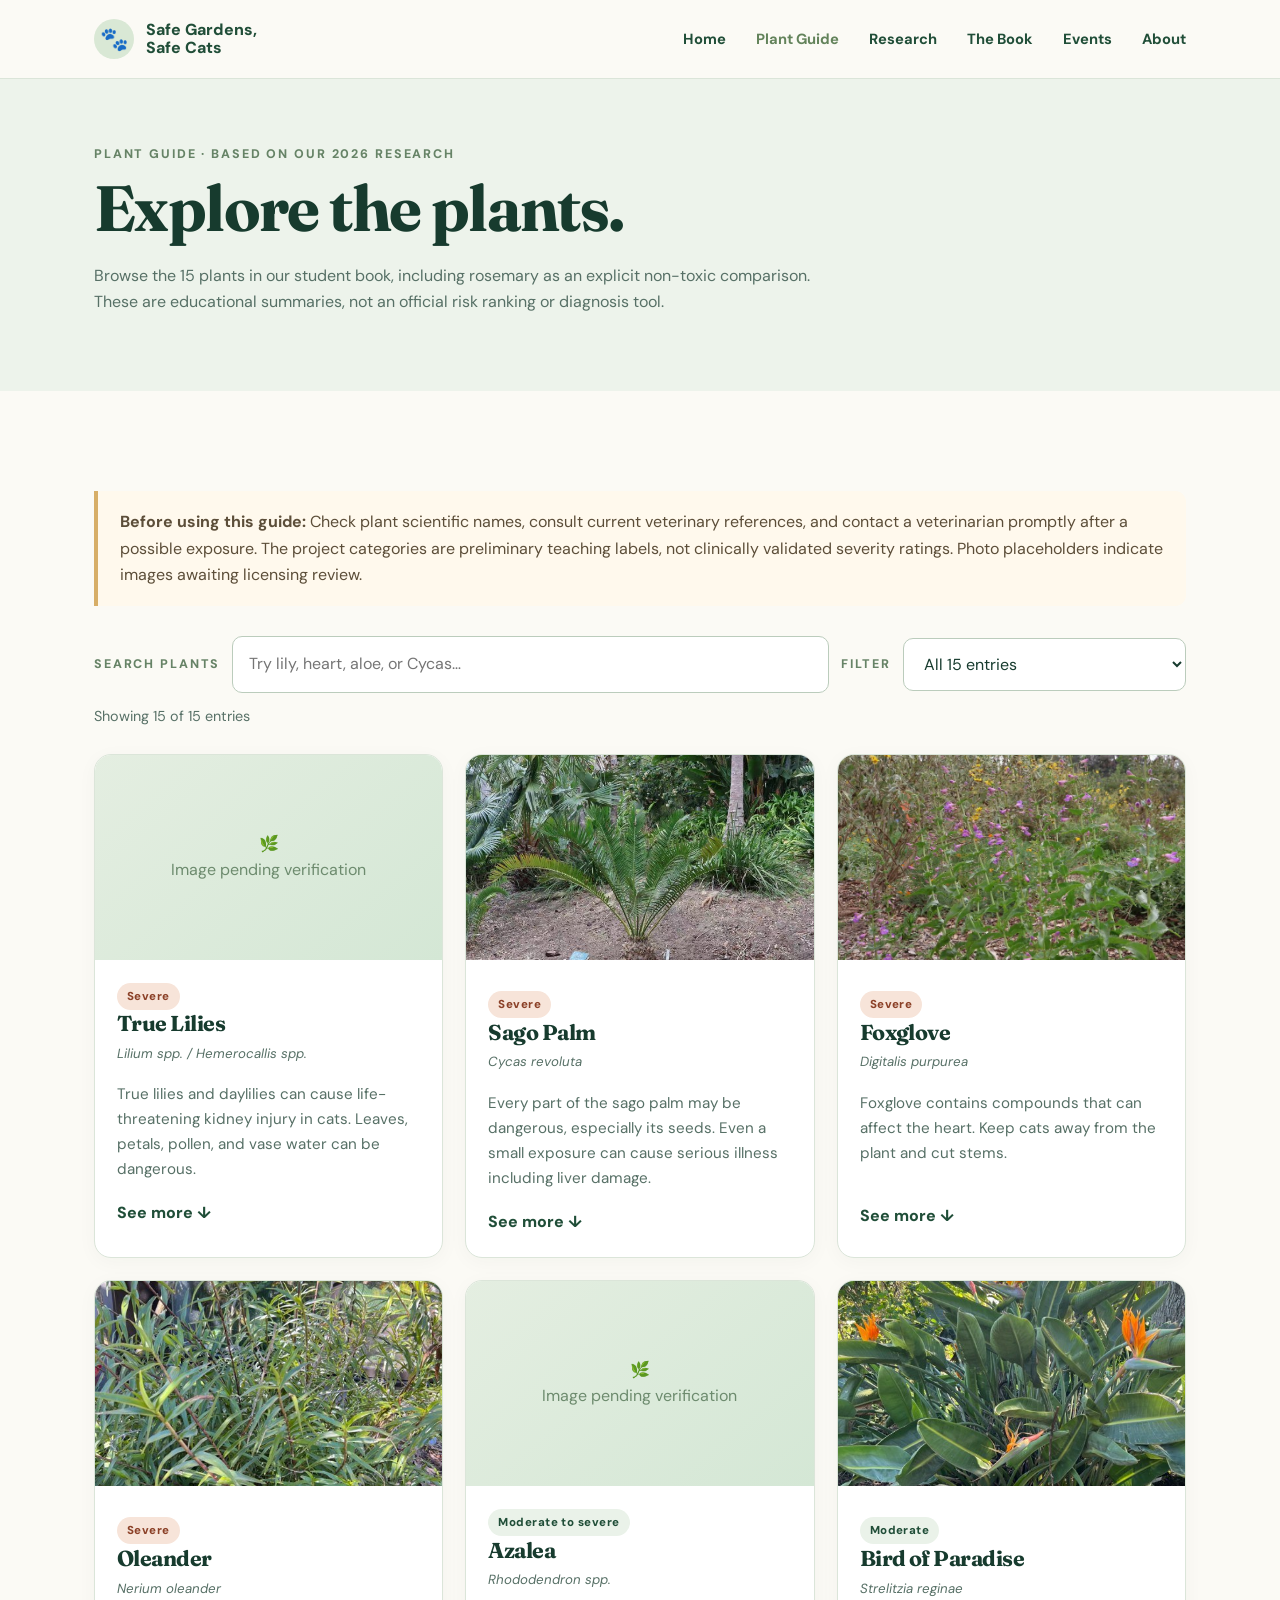
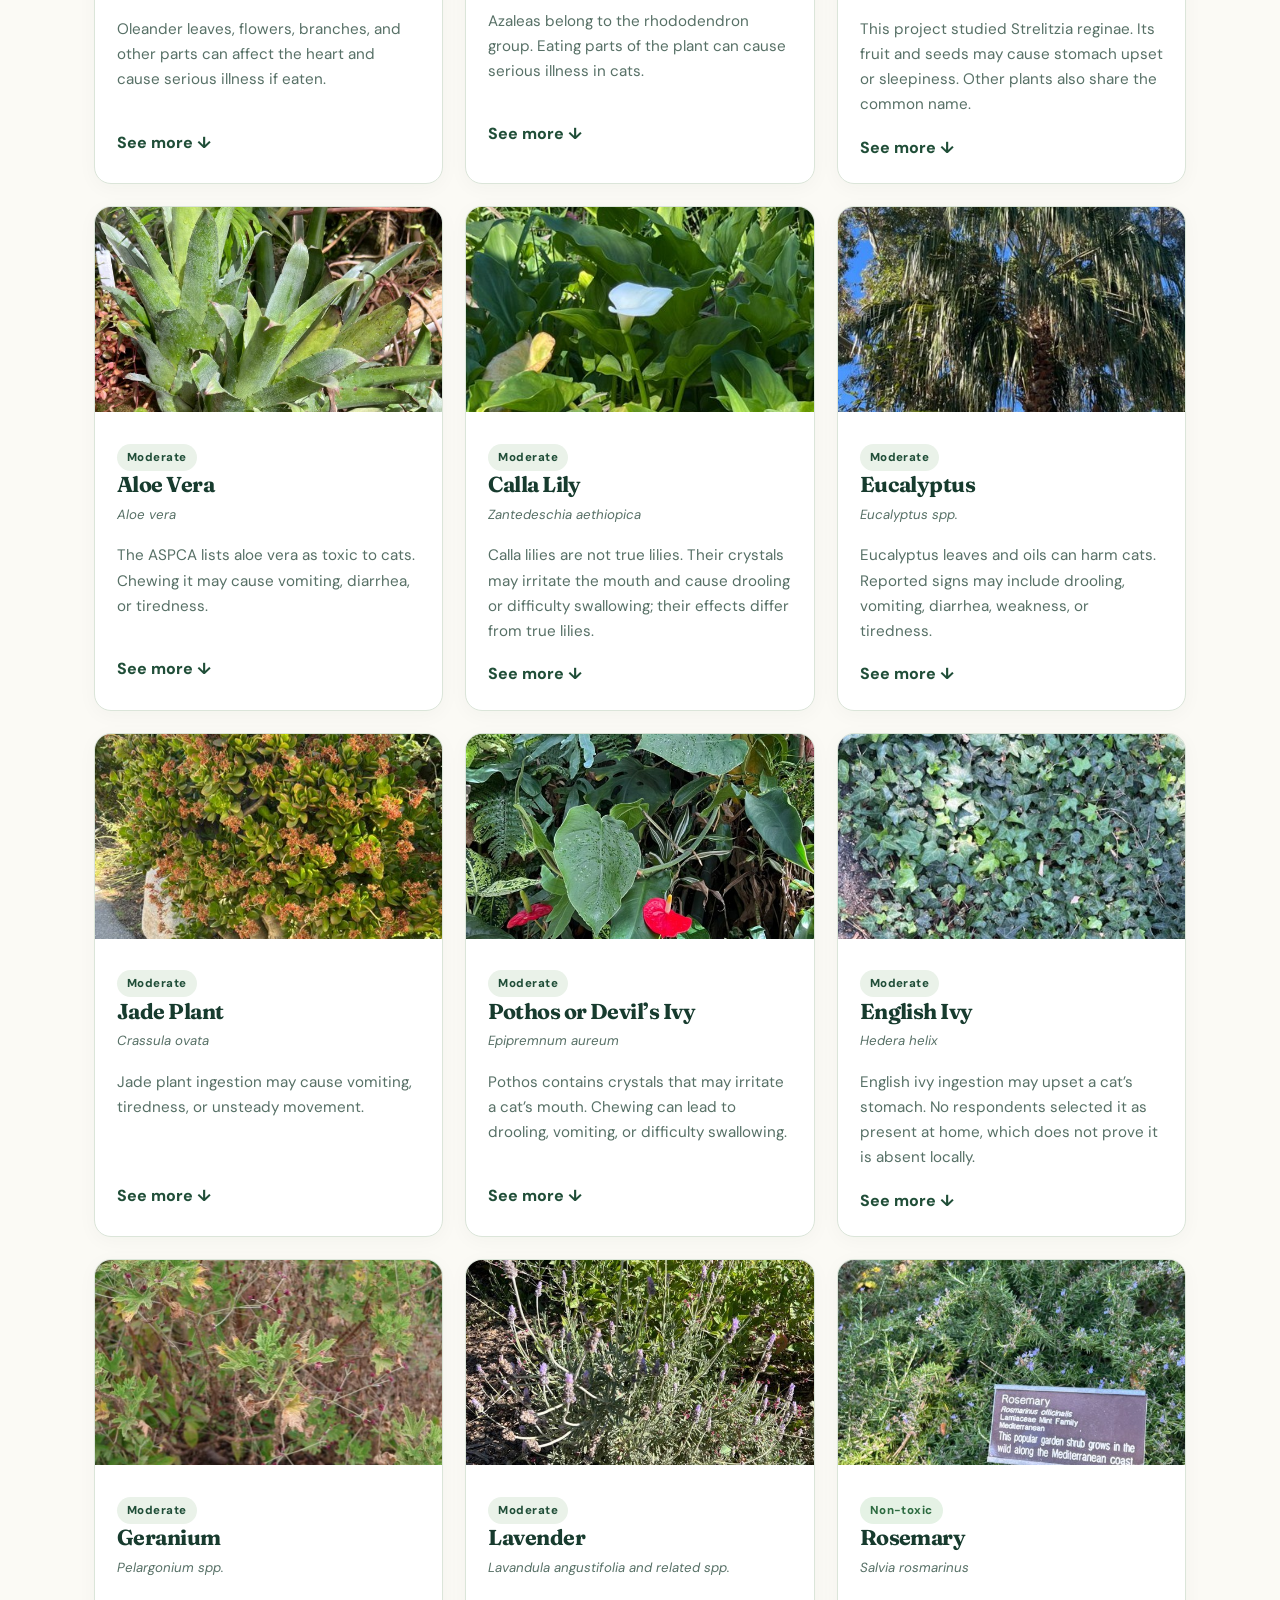
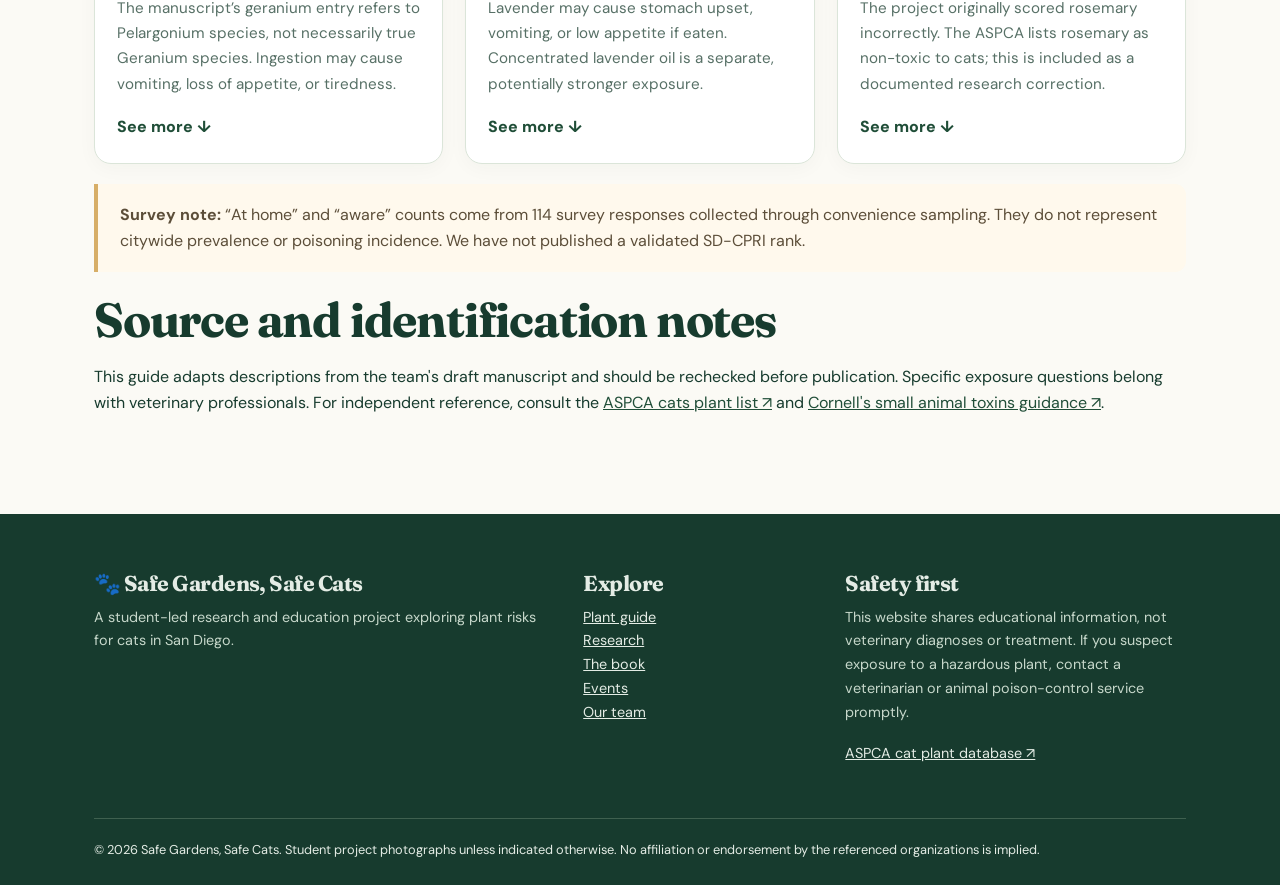
<file: plants.html>
<!DOCTYPE html>

<html lang="en"><head><meta charset="utf-8"/><meta content="width=device-width, initial-scale=1" name="viewport"/><meta content="Browse a searchable student research guide to 15 plants, survey results and cat safety information." name="description"/><meta content="#204e38" name="theme-color"/><title>Plant Guide | Safe Gardens, Safe Cats</title><link href="css/style.css" rel="stylesheet"/></head><body><a class="skip-link" href="#main">Skip to content</a><header class="site-header"><div class="container nav"><a class="brand" href="index.html"><span aria-hidden="true" class="brand-mark">🐾</span><span>Safe Gardens,<br/>Safe Cats</span></a><button aria-controls="navlinks" aria-expanded="false" class="menu-toggle" type="button">☰ Menu</button><nav aria-label="Main navigation" class="nav-links" id="navlinks"><a href="index.html">Home</a><a aria-current="page" href="plants.html">Plant Guide</a><a href="research.html">Research</a><a href="book.html">The Book</a><a href="events.html">Events</a><a href="about.html">About</a></nav></div></header><main id="main"><section class="page-intro"><div class="container"><div class="eyebrow">Plant guide · Based on our 2026 research</div><h1>Explore the plants.</h1><p>Browse the 15 plants in our student book, including rosemary as an explicit non-toxic comparison. These are educational summaries, not an official risk ranking or diagnosis tool.</p></div></section><section class="section"><div class="container"><div class="notice"><strong>Before using this guide:</strong> Check plant scientific names, consult current veterinary references, and contact a veterinarian promptly after a possible exposure. The project categories are preliminary teaching labels, not clinically validated severity ratings. Photo placeholders indicate images awaiting licensing review.</div><div class="filters"><label class="eyebrow" for="plant-search">Search plants</label><input autocomplete="off" class="search-input" id="plant-search" placeholder="Try lily, heart, aloe, or Cycas…" type="search"/><label class="eyebrow" for="plant-filter">Filter</label><select class="filter-select" id="plant-filter"><option value="all">All 15 entries</option><option value="Severe">Severe</option><option value="Moderate">Moderate / moderate to severe</option><option value="Non-toxic">Non-toxic comparison</option></select></div><p aria-live="polite" class="count" id="results-count" role="status"></p><div class="grid-3" id="plant-grid"></div><div class="notice"><strong>Survey note:</strong> “At home” and “aware” counts come from 114 survey responses collected through convenience sampling. They do not represent citywide prevalence or poisoning incidence. We have not published a validated SD-CPRI rank.</div><h2>Source and identification notes</h2><p>This guide adapts descriptions from the team's draft manuscript and should be rechecked before publication. Specific exposure questions belong with veterinary professionals. For independent reference, consult the <a class="source-link" href="https://www.aspca.org/pet-care/animal-poison-control/cats-plant-list" rel="noopener noreferrer" target="_blank">ASPCA cats plant list ↗</a> and <a class="source-link" href="https://www.vet.cornell.edu/hospitals/pharmacy/consumer-clinical-care-guidelines-animals/small-animal-toxins" rel="noopener noreferrer" target="_blank">Cornell's small animal toxins guidance ↗</a>.</p></div></section></main><footer class="footer"><div class="container"><div class="footer-grid"><div><h3>🐾 Safe Gardens, Safe Cats</h3><p>A student-led research and education project exploring plant risks for cats in San Diego.</p></div><div><h3>Explore</h3><p><a href="plants.html">Plant guide</a><br/><a href="research.html">Research</a><br/><a href="book.html">The book</a><br/><a href="events.html">Events</a><br/><a href="about.html">Our team</a><br/></p></div><div><h3>Safety first</h3><p>This website shares educational information, not veterinary diagnoses or treatment. If you suspect exposure to a hazardous plant, contact a veterinarian or animal poison-control service promptly.</p><p><a href="https://www.aspca.org/pet-care/animal-poison-control/cats-plant-list" rel="noopener noreferrer" target="_blank">ASPCA cat plant database ↗</a></p></div></div><div class="footer-bottom">© <span id="year"></span> Safe Gardens, Safe Cats. Student project photographs unless indicated otherwise. No affiliation or endorsement by the referenced organizations is implied.</div></div></footer><script src="js/site.js"></script><script src="js/data.js"></script><script src="js/plants.js"></script></body></html>
</file>
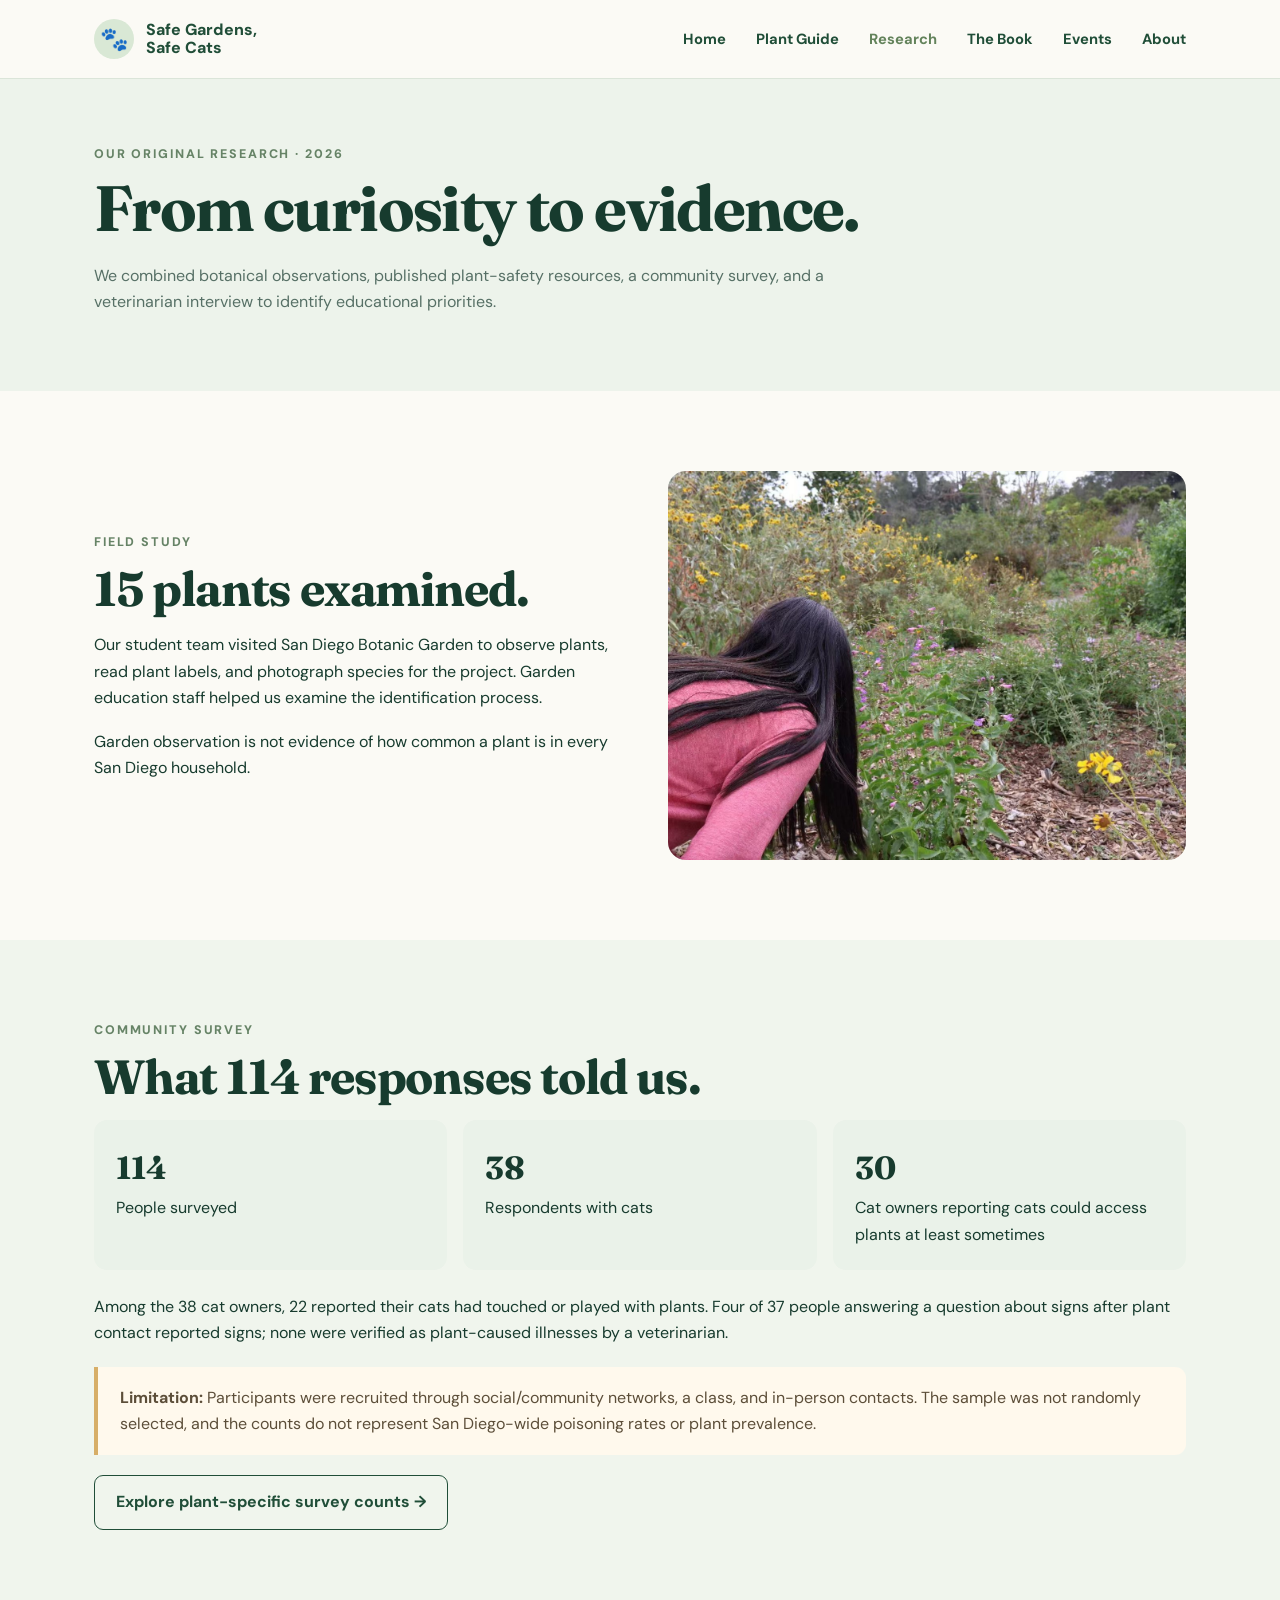
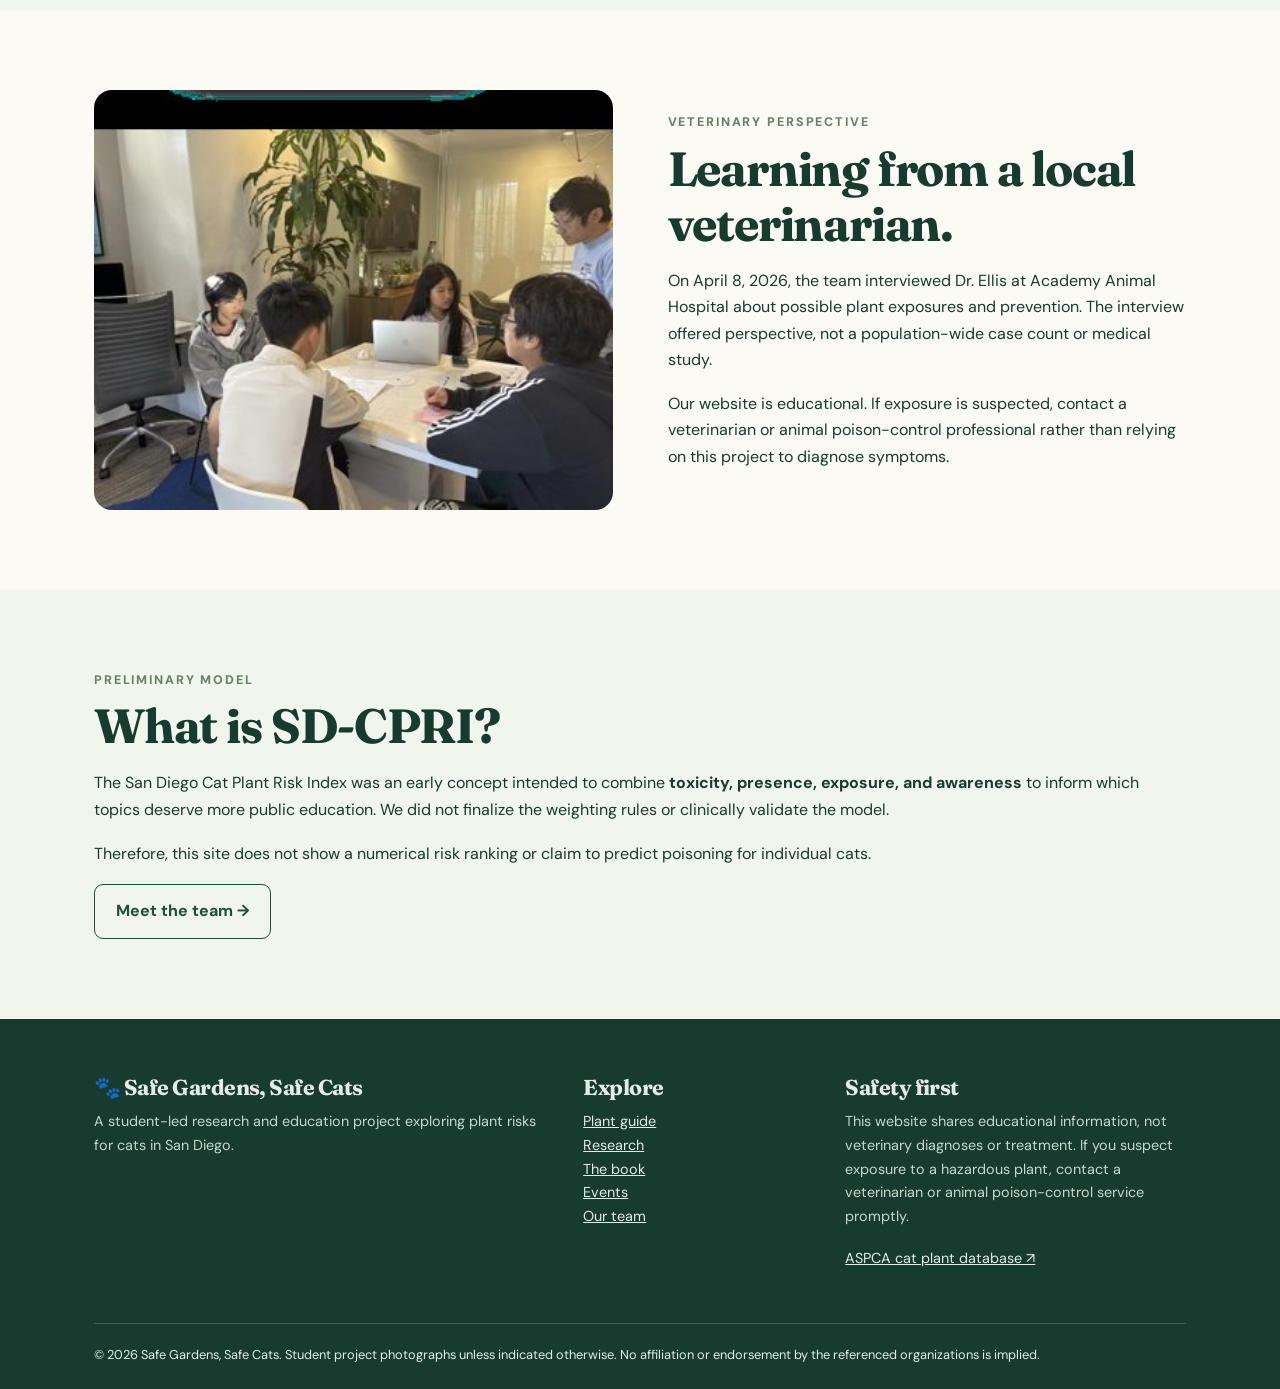
<file: research.html>
<!DOCTYPE html>
<html lang="en">
 <head>
  <meta charset="utf-8"/>
  <meta content="width=device-width, initial-scale=1" name="viewport"/>
  <meta content="Field observations, a 114-person convenience survey, veterinarian interview, and limitations of an early student risk model." name="description"/>
  <meta content="#204e38" name="theme-color"/>
  <title>
   Research | Safe Gardens, Safe Cats
  </title>
  <link href="css/style.css" rel="stylesheet"/>
 </head>
 <body>
  <a class="skip-link" href="#main">
   Skip to content
  </a>
  <header class="site-header">
   <div class="container nav">
    <a class="brand" href="index.html">
     <span aria-hidden="true" class="brand-mark">
      🐾
     </span>
     <span>
      Safe Gardens,
      <br/>
      Safe Cats
     </span>
    </a>
    <button aria-controls="navlinks" aria-expanded="false" class="menu-toggle" type="button">
     ☰ Menu
    </button>
    <nav aria-label="Main navigation" class="nav-links" id="navlinks">
     <a href="index.html">
      Home
     </a>
     <a href="plants.html">
      Plant Guide
     </a>
     <a aria-current="page" href="research.html">
      Research
     </a>
     <a href="book.html">
      The Book
     </a>
     <a href="events.html">
      Events
     </a>
     <a href="about.html">
      About
     </a>
    </nav>
   </div>
  </header>
  <main id="main">
   <section class="page-intro">
    <div class="container">
     <div class="eyebrow">
      Our original research · 2026
     </div>
     <h1>
      From curiosity to evidence.
     </h1>
     <p>
      We combined botanical observations, published plant-safety resources, a community survey, and a veterinarian interview to identify educational priorities.
     </p>
    </div>
   </section>
   <section class="section">
    <div class="container two-col">
     <div>
      <div class="eyebrow">
       Field study
      </div>
      <h2>
       15 plants examined.
      </h2>
      <p>
       Our student team visited San Diego Botanic Garden to observe plants, read plant labels, and photograph species for the project. Garden education staff helped us examine the identification process.
      </p>
      <p>
       Garden observation is not evidence of how common a plant is in every San Diego household.
      </p>
     </div>
     <img alt="Student documenting plants in a botanic garden" loading="lazy" src="images/project/field-research.jpg"/>
    </div>
   </section>
   <section class="section section-alt">
    <div class="container">
     <div class="eyebrow">
      Community survey
     </div>
     <h2>
      What 114 responses told us.
     </h2>
     <div class="survey-box">
      <div class="survey-cell">
       <strong>
        114
       </strong>
       People surveyed
      </div>
      <div class="survey-cell">
       <strong>
        38
       </strong>
       Respondents with cats
      </div>
      <div class="survey-cell">
       <strong>
        30
       </strong>
       Cat owners reporting cats could access plants at least sometimes
      </div>
     </div>
     <p style="margin-top:24px">
      Among the 38 cat owners, 22 reported their cats had touched or played with plants. Four of 37 people answering a question about signs after plant contact reported signs; none were verified as plant-caused illnesses by a veterinarian.
     </p>
     <p class="notice">
      <strong>
       Limitation:
      </strong>
      Participants were recruited through social/community networks, a class, and in-person contacts. The sample was not randomly selected, and the counts do not represent San Diego-wide poisoning rates or plant prevalence.
     </p>
     <a class="btn btn-outline" href="plants.html">
      Explore plant-specific survey counts →
     </a>
    </div>
   </section>
   <section class="section">
    <div class="container two-col">
     <img alt="Project team consulting a veterinary professional" loading="lazy" src="images/project/veterinarian-interview.jpg"/>
     <div>
      <div class="eyebrow">
       Veterinary perspective
      </div>
      <h2>
       Learning from a local veterinarian.
      </h2>
      <p>
       On April 8, 2026, the team interviewed Dr. Ellis at Academy Animal Hospital about possible plant exposures and prevention. The interview offered perspective, not a population-wide case count or medical study.
      </p>
      <p>
       Our website is educational. If exposure is suspected, contact a veterinarian or animal poison-control professional rather than relying on this project to diagnose symptoms.
      </p>
     </div>
    </div>
   </section>
   <section class="section section-alt">
    <div class="container">
     <div class="eyebrow">
      Preliminary model
     </div>
     <h2>
      What is SD-CPRI?
     </h2>
     <p>
      The San Diego Cat Plant Risk Index was an early concept intended to combine
      <strong>
       toxicity, presence, exposure, and awareness
      </strong>
      to inform which topics deserve more public education. We did not finalize the weighting rules or clinically validate the model.
     </p>
     <p>
      Therefore, this site does not show a numerical risk ranking or claim to predict poisoning for individual cats.
     </p>
     <a class="btn btn-outline" href="about.html">
      Meet the team →
     </a>
    </div>
   </section>
  </main>
  <footer class="footer">
   <div class="container">
    <div class="footer-grid">
     <div>
      <h3>
       🐾 Safe Gardens, Safe Cats
      </h3>
      <p>
       A student-led research and education project exploring plant risks for cats in San Diego.
      </p>
     </div>
     <div>
      <h3>
       Explore
      </h3>
      <p>
       <a href="plants.html">
        Plant guide
       </a>
       <br/>
       <a href="research.html">
        Research
       </a>
       <br/>
       <a href="book.html">
        The book
       </a>
       <br/>
       <a href="events.html">
        Events
       </a>
       <br/>
       <a href="about.html">
        Our team
       </a>
       <br/>
      </p>
     </div>
     <div>
      <h3>
       Safety first
      </h3>
      <p>
       This website shares educational information, not veterinary diagnoses or treatment. If you suspect exposure to a hazardous plant, contact a veterinarian or animal poison-control service promptly.
      </p>
      <p>
       <a href="https://www.aspca.org/pet-care/animal-poison-control/cats-plant-list" rel="noopener noreferrer" target="_blank">
        ASPCA cat plant database ↗
       </a>
      </p>
     </div>
    </div>
    <div class="footer-bottom">
     ©
     <span id="year">
     </span>
     Safe Gardens, Safe Cats. Student project photographs unless indicated otherwise. No affiliation or endorsement by the referenced organizations is implied.
    </div>
   </div>
  </footer>
  <script src="js/site.js">
  </script>
 </body>
</html>
</file>
<file: css/style.css>
@import url('https://fonts.googleapis.com/css2?family=DM+Sans:wght@400;500;600;700&family=Fraunces:opsz,wght@9..144,500;9..144,600;9..144,700&display=swap');
:root{--ink:#173b2e;--muted:#577066;--cream:#fbfaf5;--pale:#eaf2e9;--mint:#d9e8d5;--line:#dbe5d9;--forest:#204e38;--gold:#d7ae67;--white:#fff;--shadow:0 18px 44px rgba(22,62,42,.09)}*{box-sizing:border-box}html{scroll-behavior:smooth}body{margin:0;background:var(--cream);color:var(--ink);font-family:'DM Sans',Arial,sans-serif;line-height:1.65}h1,h2,h3{font-family:Fraunces,Georgia,serif;line-height:1.16;letter-spacing:-.025em}h1{font-size:clamp(2.65rem,6.8vw,5.6rem);margin:.4rem 0 1.1rem}h2{font-size:clamp(1.9rem,4vw,3rem);margin:.5rem 0 1rem}h3{font-size:1.35rem;margin:.1rem 0 .6rem}p{margin:.5rem 0 1.1rem}a{color:var(--forest)}.container{max-width:1140px;margin:auto;padding:0 24px}.skip-link{position:absolute;top:-80px;left:20px;background:#fff;padding:8px;z-index:100}.skip-link:focus{top:8px}.site-header{background:rgba(251,250,245,.96);position:sticky;top:0;z-index:30;border-bottom:1px solid var(--line);backdrop-filter:blur(12px)}.nav{min-height:78px;display:flex;align-items:center;justify-content:space-between;gap:20px}.brand{text-decoration:none;font-weight:800;display:flex;align-items:center;gap:12px;line-height:1.15;font-size:1rem}.brand-mark{width:40px;height:40px;border-radius:50%;background:var(--mint);display:grid;place-items:center;font-size:23px}.nav-links{display:flex;align-items:center;gap:30px}.nav-links a{text-decoration:none;font-size:.92rem;font-weight:700}.nav-links a[aria-current=page],.nav-links a:hover{color:#63835b}.menu-toggle{display:none;border:1px solid var(--line);padding:9px 13px;border-radius:8px;background:#fff;color:var(--ink)}.eyebrow{text-transform:uppercase;letter-spacing:.15em;color:#668366;font-size:.78rem;font-weight:800}.hero{padding:88px 0 92px;overflow:hidden}.hero-grid{display:grid;grid-template-columns:1.08fr .92fr;gap:66px;align-items:center}.hero p{font-size:1.12rem;color:var(--muted);max-width:560px}.hero-photo{position:relative}.hero-photo img{width:100%;height:520px;object-fit:cover;border-radius:190px 190px 24px 24px;box-shadow:var(--shadow)}.hero-note{position:absolute;bottom:-25px;left:-30px;background:#fff;border-radius:16px;padding:18px 23px;box-shadow:var(--shadow);font-size:.86rem;max-width:260px}.hero-note strong{display:block;font-size:1.1rem;color:var(--forest)}.btn{border:0;background:var(--forest);color:#fff!important;padding:13px 21px;display:inline-flex;align-items:center;justify-content:center;border-radius:9px;font-weight:700;text-decoration:none;cursor:pointer;transition:transform .2s,background .2s}.btn:hover{background:#2f674a;transform:translateY(-1px)}.btn-outline{background:transparent;border:1px solid var(--forest);color:var(--forest)!important}.btn-outline:hover{background:var(--pale)}.button-row{display:flex;gap:12px;flex-wrap:wrap;margin-top:27px}.stats{background:var(--forest);color:#fff;padding:29px 0}.stats-grid{display:grid;grid-template-columns:repeat(3,1fr);text-align:center;gap:10px}.stat-number{display:block;font:600 2.5rem Fraunces,serif}.stat-label{font-size:.85rem;color:#d8e8d9}.section{padding:80px 0}.section-alt{background:#f0f5ed}.section-header{max-width:740px;margin-bottom:30px}.grid-3{display:grid;grid-template-columns:repeat(3,1fr);gap:22px}.card{background:var(--white);border:1px solid var(--line);border-radius:17px;overflow:hidden;box-shadow:0 4px 20px rgba(22,62,42,.035)}.card-body{padding:25px}.card p{color:var(--muted);font-size:.95rem}.photo{height:205px;width:100%;object-fit:cover;background:var(--mint)}.photo-placeholder{height:205px;display:grid;place-items:center;background:linear-gradient(140deg,#e4eee1,#d4e7d5);color:#6d8b6e;text-align:center;padding:24px}.tag{display:inline-flex;align-items:center;background:var(--pale);color:var(--forest);border-radius:99px;padding:4px 10px;font-size:.72rem;font-weight:800;letter-spacing:.04em}.tag-severe{background:#f7e4d9;color:#8b4027}.tag-nontoxic{background:#e5f2e5;color:#2d6b40}.muted{color:var(--muted)}.two-col{display:grid;grid-template-columns:1fr 1fr;gap:55px;align-items:center}.two-col img{width:100%;max-height:420px;object-fit:cover;border-radius:18px}.notice{border-left:4px solid var(--gold);background:#fff9ed;padding:18px 22px;border-radius:0 11px 11px 0;color:#5c4e39;margin:20px 0}.page-intro{background:#edf3eb;padding:65px 0 58px}.page-intro h1{font-size:clamp(2.55rem,5vw,4.5rem)}.page-intro p{max-width:740px;color:var(--muted)}.filters{display:flex;align-items:center;gap:12px;margin:30px 0 12px;flex-wrap:wrap}.search-input,.filter-select{border:1px solid #bbccbc;border-radius:10px;padding:14px 16px;background:#fff;color:var(--ink);font:inherit}.search-input{min-width:260px;flex:1}.filter-select{min-width:170px}.count{margin:12px 0 25px;font-size:.9rem;color:var(--muted)}.plant-card .card-body{padding:22px}.plant-card .scientific{font-style:italic;font-size:.83rem;color:var(--muted);margin-top:-3px}.plant-card .summary{min-height:95px}.plant-card .details{background:#f7faf6;border-top:1px solid var(--line);padding:20px 22px;display:none;font-size:.92rem}.plant-card.expanded .details{display:block}.details h4{margin:12px 0 5px}.details p{margin:0 0 12px}.learn-more{font:inherit;color:var(--forest);cursor:pointer;font-weight:800;border:0;background:none;padding:0}.plant-card.expanded .learn-more::after{content:' ↑'}.plant-card:not(.expanded) .learn-more::after{content:' ↓'}.survey-box{display:grid;grid-template-columns:repeat(3,1fr);gap:16px}.survey-cell{padding:22px;background:var(--pale);border-radius:13px}.survey-cell strong{font-family:Fraunces,serif;font-size:2rem;display:block}.timeline{border-left:2px solid var(--mint);padding-left:26px}.timeline-item{position:relative;margin:0 0 35px}.timeline-item:before{content:'';position:absolute;left:-34px;top:8px;width:13px;height:13px;border-radius:50%;background:#80a17a;border:4px solid var(--cream)}.footer{background:#173b2e;color:#e4ece5;padding:55px 0 24px}.footer a{color:#e4ece5}.footer-grid{display:grid;grid-template-columns:2fr 1fr 1.5fr;gap:35px}.footer p{font-size:.9rem;color:#c7d8cb}.footer small{color:#a7c1ae}.footer-bottom{border-top:1px solid #3f604f;padding-top:20px;margin-top:35px;font-size:.8rem}.bullets{padding-left:21px}.bullets li{margin:10px 0}.source-link{overflow-wrap:anywhere}.event-banner{background:#e6efe1;border:1px solid #d1dfcb;border-radius:18px;padding:28px}.book-panel{padding:30px;background:#fff;border:1px solid var(--line);border-radius:18px}.book-cover{aspect-ratio:3/4;background:linear-gradient(150deg,#d4e4ce,#edf4e8);border-radius:10px;display:flex;align-items:center;justify-content:center;flex-direction:column;text-align:center;padding:20px;box-shadow:var(--shadow)}.book-cover strong{font-family:Fraunces,serif;font-size:2rem}.book-cover span{color:var(--muted)}:focus-visible{outline:3px solid #bc9a52;outline-offset:3px}@media(max-width:820px){.hero-grid,.two-col,.footer-grid{grid-template-columns:1fr}.hero{padding:50px 0}.hero-photo img{height:360px}.hero-note{left:10px}.grid-3{grid-template-columns:repeat(2,1fr)}.nav-links{display:none;position:absolute;top:77px;left:0;right:0;background:var(--cream);padding:20px 25px;flex-direction:column;align-items:flex-start;border-bottom:1px solid var(--line)}.nav-links.open{display:flex}.menu-toggle{display:block}}@media(max-width:550px){.grid-3,.survey-box{grid-template-columns:1fr}.section{padding:55px 0}.stats-grid{gap:6px}.stat-number{font-size:1.9rem}.stat-label{font-size:.72rem}.hero-note{position:relative;bottom:auto;left:auto;margin-top:10px}.search-input,.filter-select{width:100%;min-width:0}}
</file>
